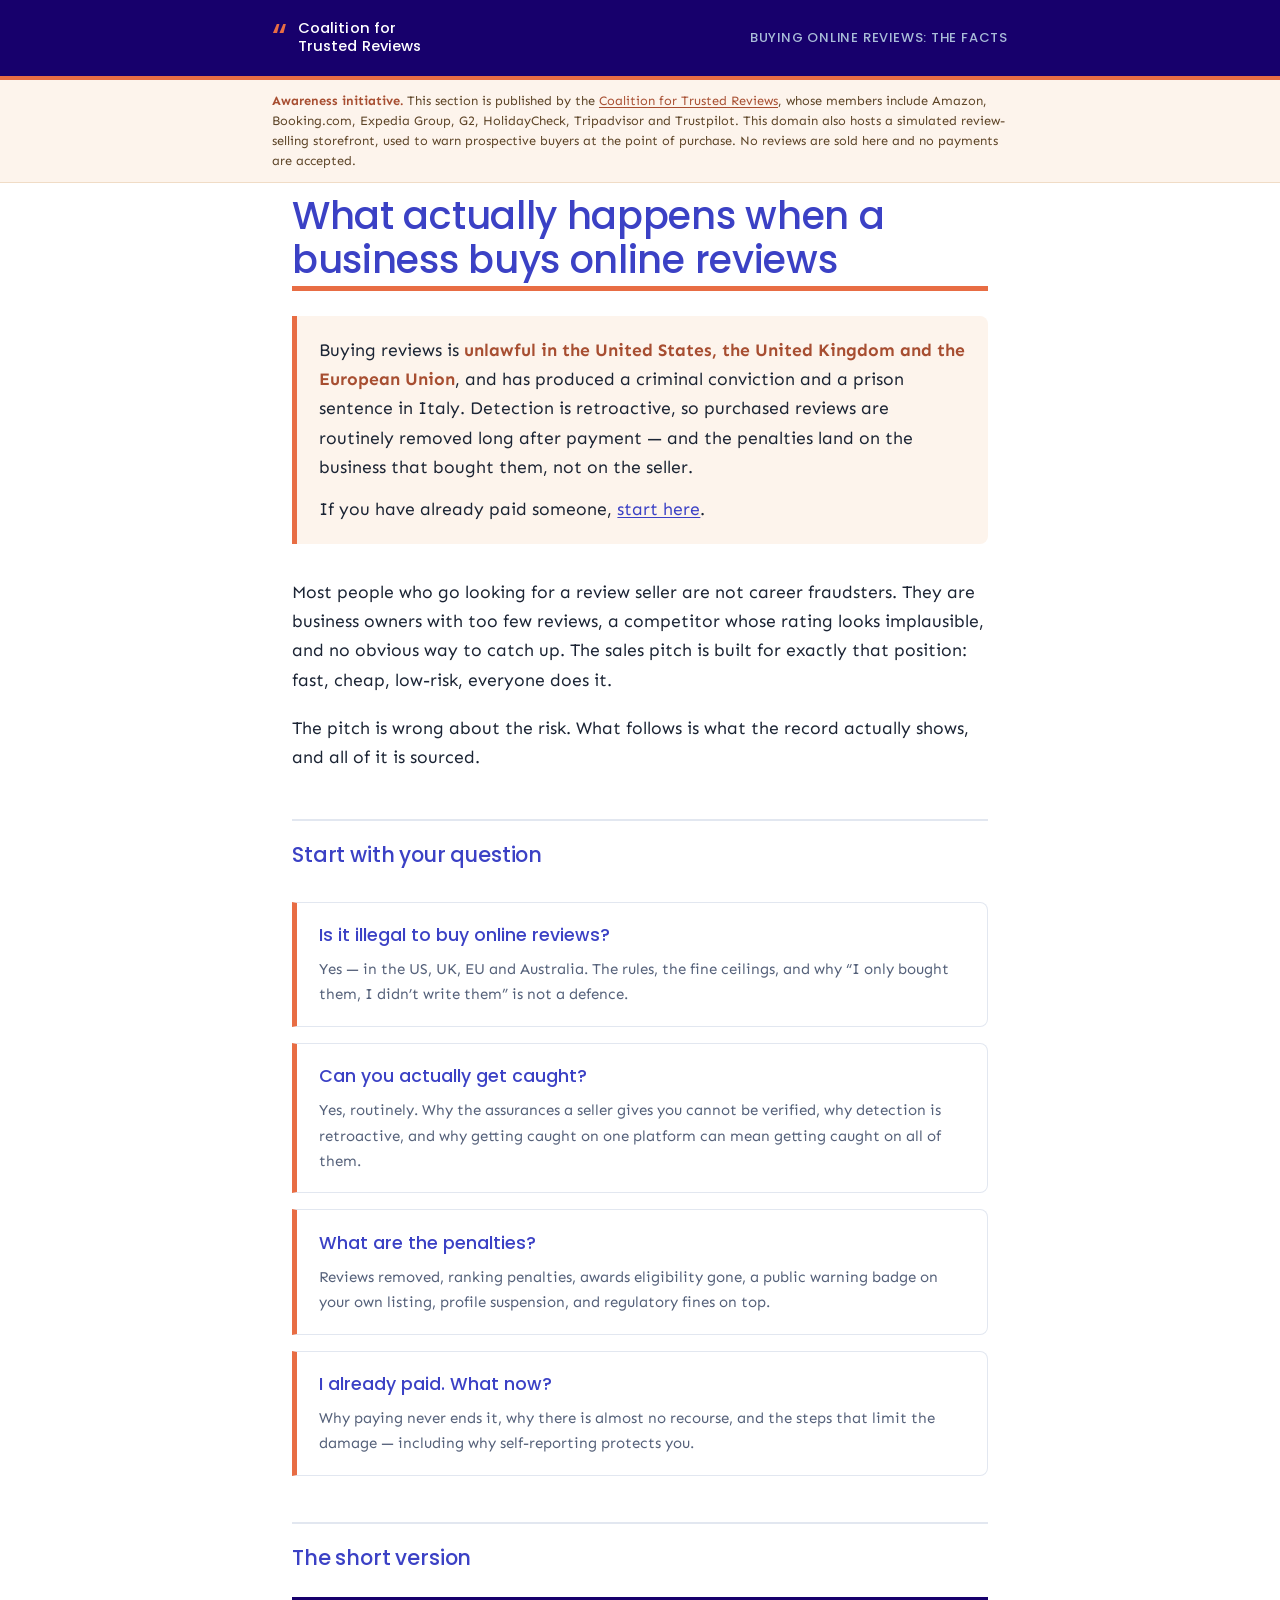
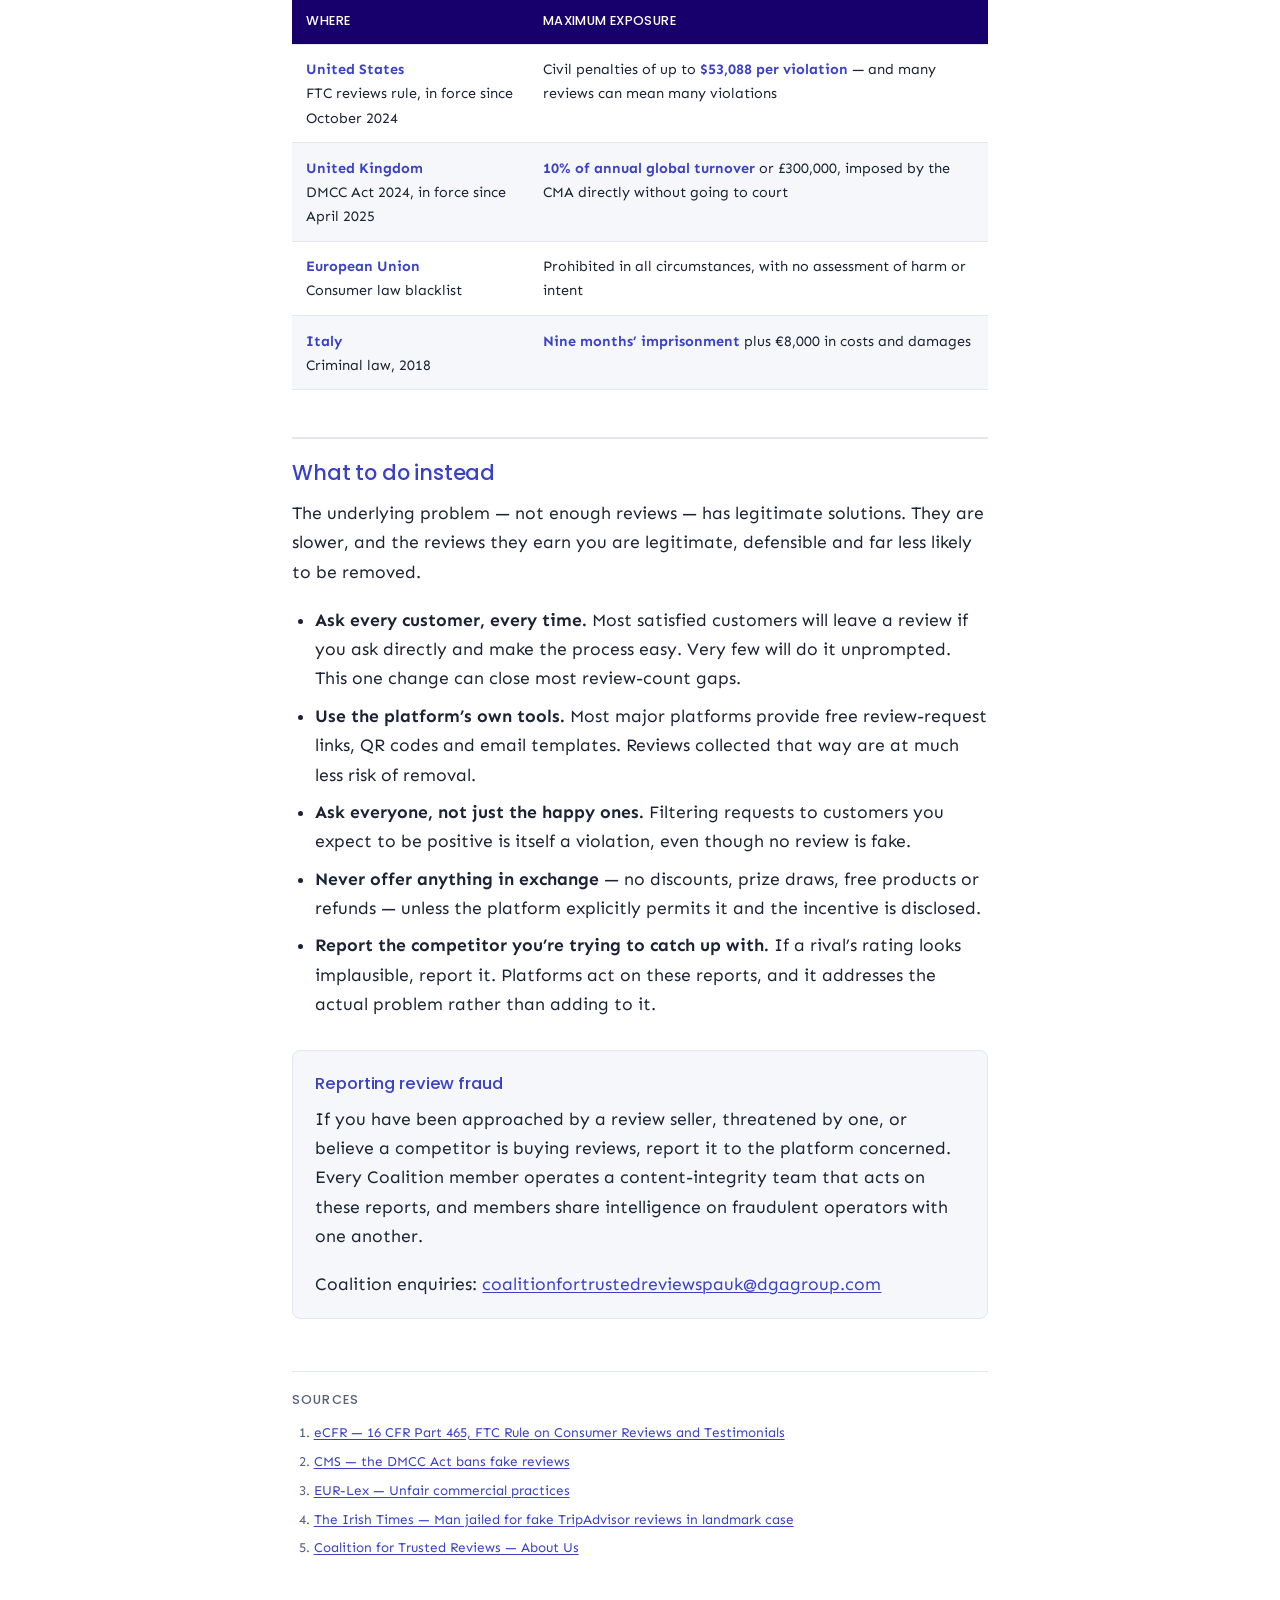
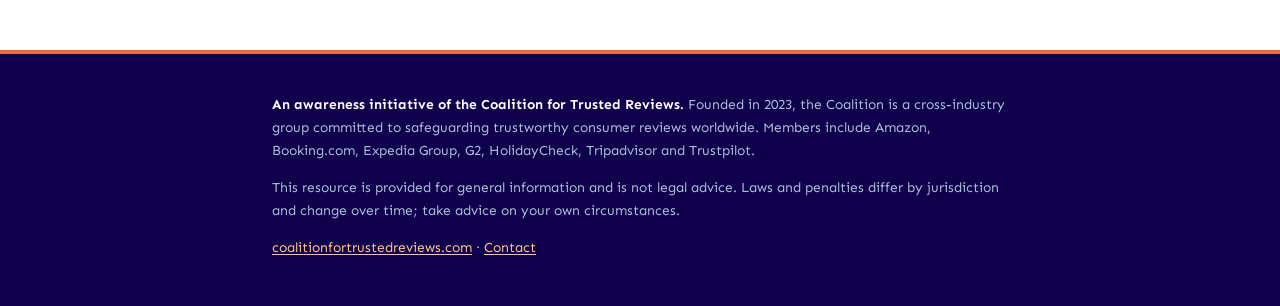
<file: answers/index.html>
<!DOCTYPE html>
<html lang="en">
<head>
<meta charset="utf-8">
<meta name="viewport" content="width=device-width, initial-scale=1.0">
<title>Buying Online Reviews: The Facts, Penalties and Legal Risk</title>
<meta name="description" content="What really happens when a business buys online reviews: the laws that apply, the penalties that follow, and what to do if you have already paid a seller.">
<link rel="canonical" href="https://reviewsforsale.com/answers/">
<meta name="robots" content="index,follow,max-snippet:-1,max-image-preview:large">
<meta property="og:type" content="website">
<meta property="og:title" content="Buying Online Reviews: The Facts">
<meta property="og:description" content="The laws, the penalties, and what to do if you already paid.">
<meta property="og:url" content="https://reviewsforsale.com/answers/">
<link rel="stylesheet" href="answers.css">

<!-- Coalition typography: Poppins 500 headings, Sen 400/700 body —
     the same families the Coalition site uses. Both served from Google
     Fonts; the CSS falls back to close system faces if they don't load. -->
<link rel="preconnect" href="https://fonts.googleapis.com">
<link rel="preconnect" href="https://fonts.gstatic.com" crossorigin>
<link rel="stylesheet" href="https://fonts.googleapis.com/css2?family=Poppins:wght@500;600&family=Sen:wght@400..700&display=swap">

<!-- Vercel Web Analytics. If you use GA4 or Plausible instead, delete these
     two lines and add your own snippet here; track.js supports all three. -->
<script>window.va = window.va || function () { (window.vaq = window.vaq || []).push(arguments); };</script>
<script defer src="https://cdn.vercel-insights.com/v1/script.js"></script>

<!-- Per-page analytics: answers_pageview, answers_landing, answers_read. See track.js. -->
<script defer src="track.js"></script>

<!--
  EDITORIAL RULE FOR THIS SECTION
  ------------------------------
  State that fraud is detected and penalised. Never state how.

  No page here should name a detection signal, describe what platforms
  analyse, quantify a threshold, or explain why a particular evasion
  technique fails — all of which would let a reader work backwards toward
  doing it more effectively. Assert outcomes; withhold methods. Keep it
  cautionary, not instructional.
-->
<!--
  PENDING CHANGE — HolidayCheck (flagged by Izzie, Aug 2026)
  ----------------------------------------------------------
  HolidayCheck is to be removed from the member list "from next year".
  Keep them listed for now.

  When the time comes, every member list on the site needs updating, not
  just this page:

      grep -rn 'HolidayCheck' .

  As of this writing: 12 occurrences across the 5 /answers/ pages
  (disclosure strip + footer on each, plus body copy on the hub and on
  can-you-get-caught), 1 in robots.txt, and 5 on the storefront index.html
  — where it is a platform tile and a footer link, not just prose, so that
  one needs a layout edit rather than a find-and-replace.
-->
<script type="application/ld+json">
{
  "@context": "https://schema.org",
  "@graph": [
    {
      "@type": "Organization",
      "@id": "https://reviewsforsale.com/#org",
      "name": "Coalition for Trusted Reviews",
      "url": "https://www.coalitionfortrustedreviews.com",
      "description": "A cross-industry group founded in 2023 committed to safeguarding trustworthy consumer reviews worldwide. Members include Amazon, Booking.com, Expedia Group, G2, HolidayCheck, Tripadvisor and Trustpilot."
    },
    {
      "@type": "CollectionPage",
      "name": "Buying Online Reviews: The Facts",
      "url": "https://reviewsforsale.com/answers/",
      "publisher": { "@id": "https://reviewsforsale.com/#org" },
      "about": "Legal, regulatory and platform consequences of purchasing fake consumer reviews"
    }
  ]
}
</script>
</head>
<body>


<header class="masthead">
  <div class="masthead__inner">
    <a class="brand" href="https://www.coalitionfortrustedreviews.com">
      <!-- OFFICIAL LOGO: drop the asset in as answers/ctr-logo.svg, then
           replace the two spans below with:
           <img class="ctr-logo" src="ctr-logo.svg" alt="Coalition for Trusted Reviews"> -->
      <span class="brand__mark" aria-hidden="true">&ldquo;</span>
      <span class="brand__word">Coalition for<br>Trusted Reviews</span>
    </a>
    <p class="masthead__section"><a href="/answers/">Buying Online Reviews: The Facts</a></p>
  </div>
</header>

<div class="disclosure">
  <div class="disclosure__inner">
    <strong>Awareness initiative.</strong> This section is published by the
    <a href="https://www.coalitionfortrustedreviews.com">Coalition for Trusted Reviews</a>,
    whose members include Amazon, Booking.com, Expedia Group, G2, HolidayCheck, Tripadvisor and Trustpilot.
    This domain also hosts a simulated review-selling storefront, used to warn prospective buyers
    at the point of purchase. No reviews are sold here and no payments are accepted.
  </div>
</div>


<main>

<h1>What actually happens when a business buys online reviews</h1>

<div class="answer">
  <p>Buying reviews is <strong>unlawful in the United States, the United Kingdom and the European Union</strong>, and has produced a criminal conviction and a prison sentence in Italy. Detection is retroactive, so purchased reviews are routinely removed long after payment &mdash; and the penalties land on the business that bought them, not on the seller.</p>
  <p>If you have already paid someone, <a href="scammed-buying-reviews.html">start here</a>.</p>
</div>

<p>Most people who go looking for a review seller are not career fraudsters. They are business owners with too few reviews, a competitor whose rating looks implausible, and no obvious way to catch up. The sales pitch is built for exactly that position: fast, cheap, low-risk, everyone does it.</p>

<p>The pitch is wrong about the risk. What follows is what the record actually shows, and all of it is sourced.</p>

<h2>Start with your question</h2>

<ul class="cards">
  <li>
    <a href="is-it-illegal-to-buy-reviews.html">Is it illegal to buy online reviews?</a>
    <p>Yes &mdash; in the US, UK, EU and Australia. The rules, the fine ceilings, and why &ldquo;I only bought them, I didn&rsquo;t write them&rdquo; is not a defence.</p>
  </li>
  <li>
    <a href="can-you-get-caught-buying-reviews.html">Can you actually get caught?</a>
    <p>Yes, routinely. Why the assurances a seller gives you cannot be verified, why detection is retroactive, and why getting caught on one platform can mean getting caught on all of them.</p>
  </li>
  <li>
    <a href="what-happens-if-you-buy-fake-reviews.html">What are the penalties?</a>
    <p>Reviews removed, ranking penalties, awards eligibility gone, a public warning badge on your own listing, profile suspension, and regulatory fines on top.</p>
  </li>
  <li>
    <a href="scammed-buying-reviews.html">I already paid. What now?</a>
    <p>Why paying never ends it, why there is almost no recourse, and the steps that limit the damage &mdash; including why self-reporting protects you.</p>
  </li>
</ul>

<h2>The short version</h2>

<div class="table-wrap">
<table>
  <thead>
    <tr><th>Where</th><th>Maximum exposure</th></tr>
  </thead>
  <tbody>
    <tr>
      <td><strong>United States</strong><br>FTC reviews rule, in force since October 2024</td>
      <td>Civil penalties of up to <strong>$53,088 per violation</strong> &mdash; and many reviews can mean many violations</td>
    </tr>
    <tr>
      <td><strong>United Kingdom</strong><br>DMCC Act 2024, in force since April 2025</td>
      <td><strong>10% of annual global turnover</strong> or £300,000, imposed by the CMA directly without going to court</td>
    </tr>
    <tr>
      <td><strong>European Union</strong><br>Consumer law blacklist</td>
      <td>Prohibited in all circumstances, with no assessment of harm or intent</td>
    </tr>
    <tr>
      <td><strong>Italy</strong><br>Criminal law, 2018</td>
      <td><strong>Nine months&rsquo; imprisonment</strong> plus &euro;8,000 in costs and damages</td>
    </tr>
  </tbody>
</table>
</div>

<h2>What to do instead</h2>

<p>The underlying problem &mdash; not enough reviews &mdash; has legitimate solutions. They are slower, and the reviews they earn you are legitimate, defensible and far less likely to be removed.</p>

<ul>
  <li><strong>Ask every customer, every time.</strong> Most satisfied customers will leave a review if you ask directly and make the process easy. Very few will do it unprompted. This one change can close most review-count gaps.</li>
  <li><strong>Use the platform&rsquo;s own tools.</strong> Most major platforms provide free review-request links, QR codes and email templates. Reviews collected that way are at much less risk of removal.</li>
  <li><strong>Ask everyone, not just the happy ones.</strong> Filtering requests to customers you expect to be positive is itself a violation, even though no review is fake.</li>
  <li><strong>Never offer anything in exchange</strong> &mdash; no discounts, prize draws, free products or refunds &mdash; unless the platform explicitly permits it and the incentive is disclosed.</li>
  <li><strong>Report the competitor you&rsquo;re trying to catch up with.</strong> If a rival&rsquo;s rating looks implausible, report it. Platforms act on these reports, and it addresses the actual problem rather than adding to it.</li>
</ul>

<div class="callout">
  <h3>Reporting review fraud</h3>
  <p>If you have been approached by a review seller, threatened by one, or believe a competitor is buying reviews, report it to the platform concerned. Every Coalition member operates a content-integrity team that acts on these reports, and members share intelligence on fraudulent operators with one another.</p>
  <p>Coalition enquiries: <a href="mailto:coalitionfortrustedreviewspauk@dgagroup.com">coalitionfortrustedreviewspauk@dgagroup.com</a></p>
</div>

<div class="sources">
  <h2>Sources</h2>
  <ol>
    <li><a href="https://www.ecfr.gov/current/title-16/chapter-I/subchapter-D/part-465">eCFR — 16 CFR Part 465, FTC Rule on Consumer Reviews and Testimonials</a></li>
    <li><a href="https://cms.law/en/gbr/legal-updates/no-more-faux-five-stars-the-dmcc-act-bans-fake-reviews">CMS — the DMCC Act bans fake reviews</a></li>
    <li><a href="https://eur-lex.europa.eu/legal-content/EN/TXT/HTML/?uri=LEGISSUM:l32011">EUR-Lex — Unfair commercial practices</a></li>
    <li><a href="https://www.irishtimes.com/business/transport-and-tourism/man-jailed-for-fake-tripadvisor-reviews-in-landmark-case-1.3626862">The Irish Times — Man jailed for fake TripAdvisor reviews in landmark case</a></li>
    <li><a href="https://www.coalitionfortrustedreviews.com/about">Coalition for Trusted Reviews — About Us</a></li>
  </ol>
</div>

</main>

<footer class="site-footer">
  <div class="site-footer__inner">
    <p><strong>An awareness initiative of the Coalition for Trusted Reviews.</strong> Founded in 2023, the Coalition is a cross-industry group committed to safeguarding trustworthy consumer reviews worldwide. Members include Amazon, Booking.com, Expedia Group, G2, HolidayCheck, Tripadvisor and Trustpilot.</p>
    <p>This resource is provided for general information and is not legal advice. Laws and penalties differ by jurisdiction and change over time; take advice on your own circumstances.</p>
    <p><a href="https://www.coalitionfortrustedreviews.com">coalitionfortrustedreviews.com</a> &middot;
       <a href="mailto:coalitionfortrustedreviewspauk@dgagroup.com">Contact</a></p>
  </div>
</footer>

</body>
</html>
</file>
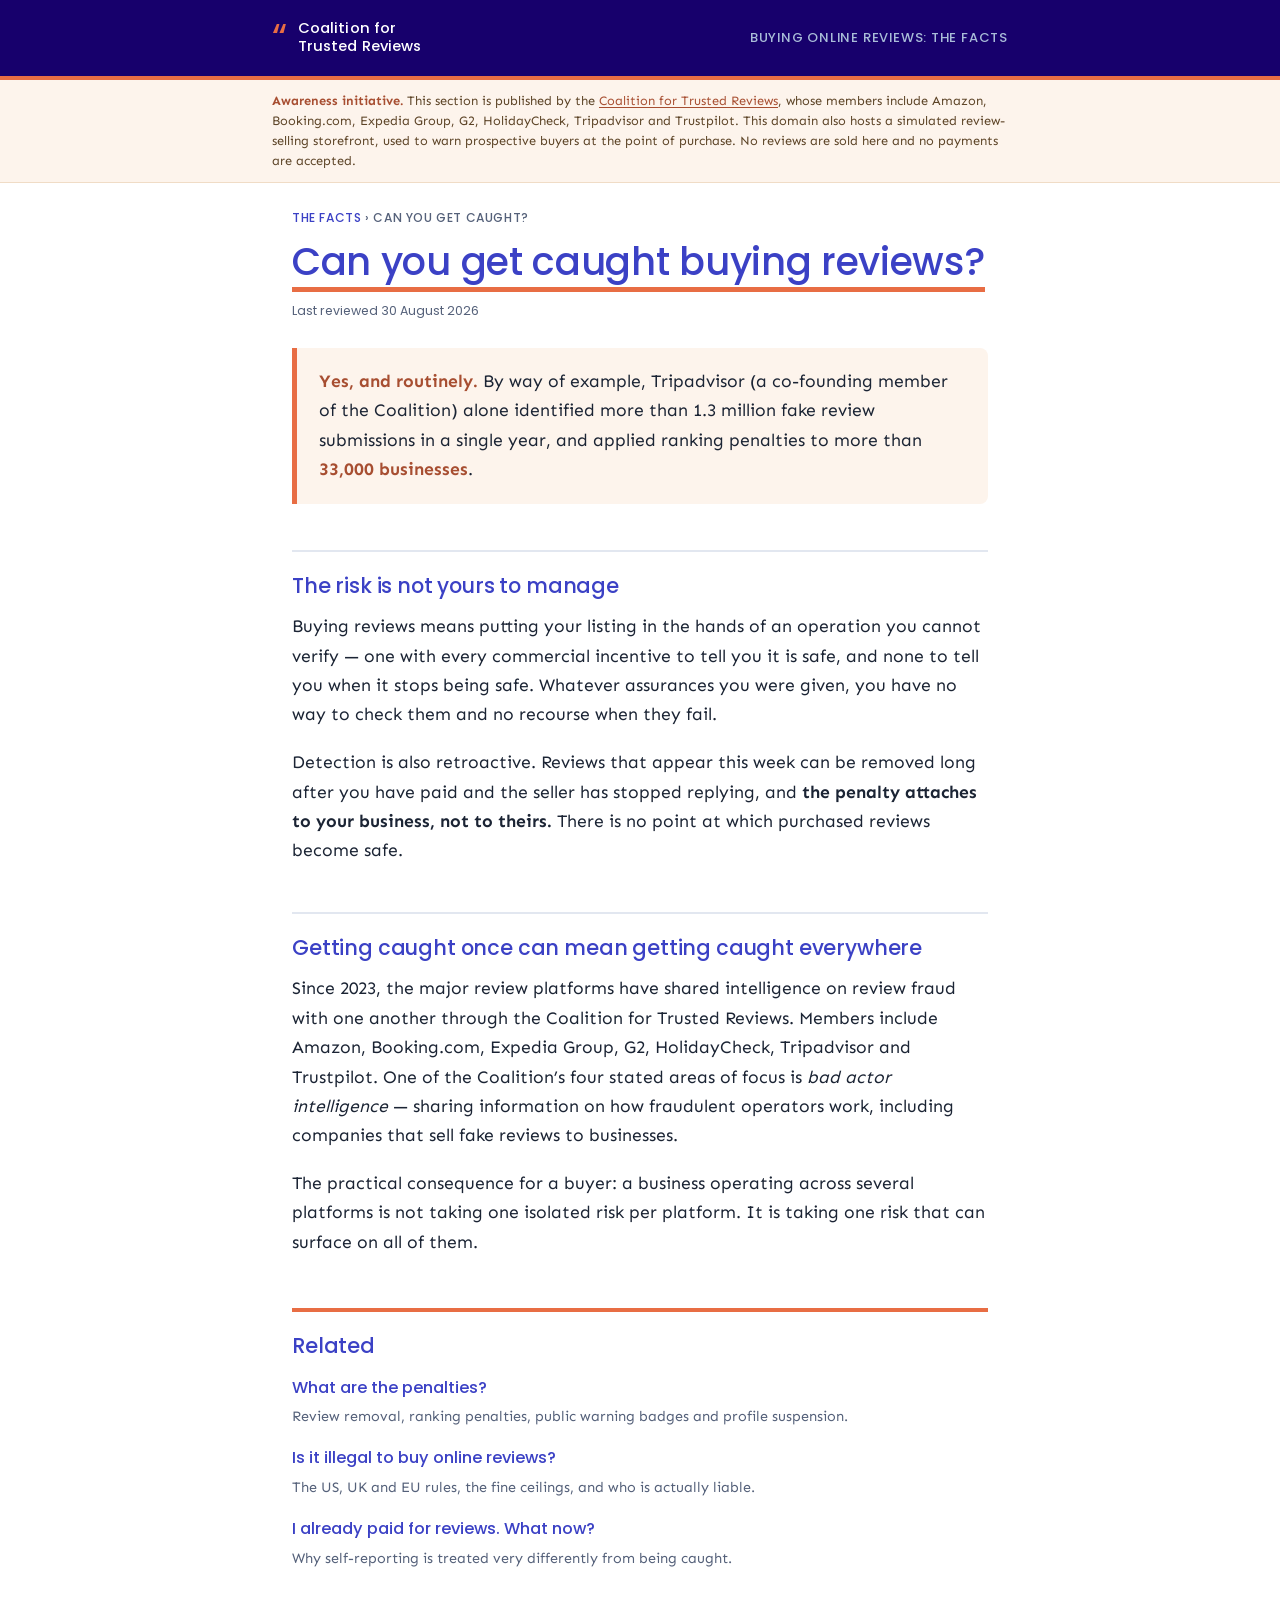
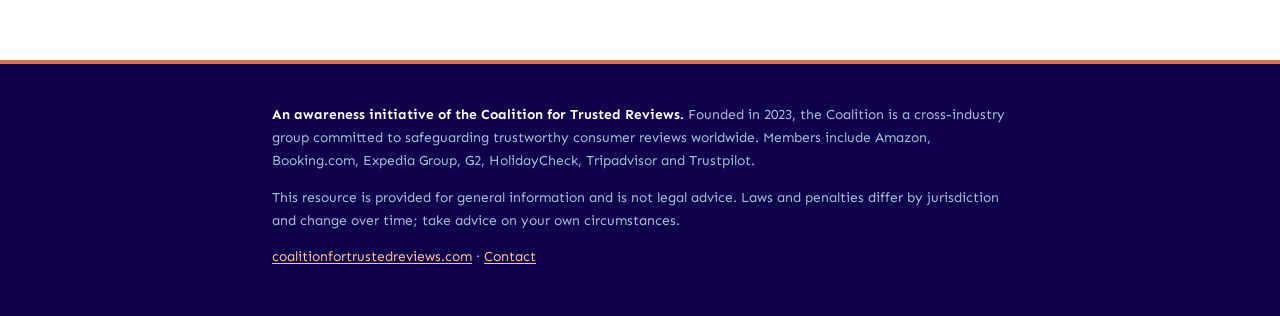
<file: answers/can-you-get-caught-buying-reviews.html>
<!DOCTYPE html>
<html lang="en">
<head>
<meta charset="utf-8">
<meta name="viewport" content="width=device-width, initial-scale=1.0">
<title>Can You Get Caught Buying Reviews? Yes, and Routinely</title>
<meta name="description" content="Yes, and routinely. Detection is retroactive, the penalty attaches to your business rather than the seller, and platforms share fraud intelligence.">
<link rel="canonical" href="https://reviewsforsale.com/answers/can-you-get-caught-buying-reviews.html">
<meta name="robots" content="index,follow,max-snippet:-1,max-image-preview:large">
<meta property="og:type" content="article">
<meta property="og:title" content="Can You Get Caught Buying Reviews?">
<meta property="og:description" content="Yes, and routinely — and the risk isn't yours to manage.">
<meta property="og:url" content="https://reviewsforsale.com/answers/can-you-get-caught-buying-reviews.html">
<link rel="stylesheet" href="answers.css">

<!-- Coalition typography: Poppins 500 headings, Sen 400/700 body —
     the same families the Coalition site uses. Both served from Google
     Fonts; the CSS falls back to close system faces if they don't load. -->
<link rel="preconnect" href="https://fonts.googleapis.com">
<link rel="preconnect" href="https://fonts.gstatic.com" crossorigin>
<link rel="stylesheet" href="https://fonts.googleapis.com/css2?family=Poppins:wght@500;600&family=Sen:wght@400..700&display=swap">

<!-- Vercel Web Analytics. If you use GA4 or Plausible instead, delete these
     two lines and add your own snippet here; track.js supports all three. -->
<script>window.va = window.va || function () { (window.vaq = window.vaq || []).push(arguments); };</script>
<script defer src="https://cdn.vercel-insights.com/v1/script.js"></script>

<!-- Per-page analytics: answers_pageview, answers_landing, answers_read. See track.js. -->
<script defer src="track.js"></script>

<!--
  EDITORIAL RULE FOR THIS SECTION
  ------------------------------
  State that fraud is detected and penalised. Never state how.

  No page here should name a detection signal, describe what platforms
  analyse, quantify a threshold, or explain why a particular evasion
  technique fails — all of which would let a reader work backwards toward
  doing it more effectively. Assert outcomes; withhold methods. Keep it
  cautionary, not instructional.
-->
<!--
  PENDING CHANGE — HolidayCheck (flagged by Izzie, Aug 2026)
  ----------------------------------------------------------
  HolidayCheck is to be removed from the member list "from next year".
  Keep them listed for now.

  When the time comes, every member list on the site needs updating, not
  just this page:

      grep -rn 'HolidayCheck' .

  As of this writing: 12 occurrences across the 5 /answers/ pages
  (disclosure strip + footer on each, plus body copy on the hub and on
  can-you-get-caught), 1 in robots.txt, and 5 on the storefront index.html
  — where it is a platform tile and a footer link, not just prose, so that
  one needs a layout edit rather than a find-and-replace.
-->
<script type="application/ld+json">
{
  "@context": "https://schema.org",
  "@graph": [
    {
      "@type": "Organization",
      "@id": "https://reviewsforsale.com/#org",
      "name": "Coalition for Trusted Reviews",
      "url": "https://www.coalitionfortrustedreviews.com"
    },
    {
      "@type": "FAQPage",
      "mainEntity": [
        {
          "@type": "Question",
          "name": "Can you get caught buying online reviews?",
          "acceptedAnswer": {
            "@type": "Answer",
            "text": "Yes, and routinely. By way of example, Tripadvisor alone identified more than 1.3 million fake review submissions in a single year, and applied ranking penalties to more than 33,000 businesses."
          }
        },
        {
          "@type": "Question",
          "name": "Is there a safe way to buy reviews?",
          "acceptedAnswer": {
            "@type": "Answer",
            "text": "No. Detection is retroactive, so reviews that appear this week can be removed long after payment, and the penalty attaches to the business that bought them rather than to the seller. There is no point at which purchased reviews become safe."
          }
        },
        {
          "@type": "Question",
          "name": "Does getting caught on one review platform affect the others?",
          "acceptedAnswer": {
            "@type": "Answer",
            "text": "It can. Since 2023, the major review platforms have shared intelligence on review fraud with one another through the Coalition for Trusted Reviews. A business operating across several platforms is not taking one isolated risk per platform. It is taking one risk that can surface on all of them."
          }
        }
      ]
    },
    {
      "@type": "Article",
      "headline": "Can You Get Caught Buying Reviews?",
      "url": "https://reviewsforsale.com/answers/can-you-get-caught-buying-reviews.html",
      "publisher": { "@id": "https://reviewsforsale.com/#org" },
      "dateModified": "2026-08-30"
    }
  ]
}
</script>
</head>
<body>


<header class="masthead">
  <div class="masthead__inner">
    <a class="brand" href="https://www.coalitionfortrustedreviews.com">
      <!-- OFFICIAL LOGO: drop the asset in as answers/ctr-logo.svg, then
           replace the two spans below with:
           <img class="ctr-logo" src="ctr-logo.svg" alt="Coalition for Trusted Reviews"> -->
      <span class="brand__mark" aria-hidden="true">&ldquo;</span>
      <span class="brand__word">Coalition for<br>Trusted Reviews</span>
    </a>
    <p class="masthead__section"><a href="/answers/">Buying Online Reviews: The Facts</a></p>
  </div>
</header>

<div class="disclosure">
  <div class="disclosure__inner">
    <strong>Awareness initiative.</strong> This section is published by the
    <a href="https://www.coalitionfortrustedreviews.com">Coalition for Trusted Reviews</a>,
    whose members include Amazon, Booking.com, Expedia Group, G2, HolidayCheck, Tripadvisor and Trustpilot.
    This domain also hosts a simulated review-selling storefront, used to warn prospective buyers
    at the point of purchase. No reviews are sold here and no payments are accepted.
  </div>
</div>


<main>

<p class="breadcrumb"><a href="/answers/">The Facts</a> &rsaquo; Can you get caught?</p>

<h1>Can you get caught buying reviews?</h1>
<p class="updated">Last reviewed 30 August 2026</p>

<div class="answer">
  <p><strong>Yes, and routinely.</strong> By way of example, Tripadvisor (a co-founding member of the Coalition) alone identified more than 1.3 million fake review submissions in a single year, and applied ranking penalties to more than <strong>33,000 businesses</strong>.</p>
</div>

<h2>The risk is not yours to manage</h2>

<p>Buying reviews means putting your listing in the hands of an operation you cannot verify &mdash; one with every commercial incentive to tell you it is safe, and none to tell you when it stops being safe. Whatever assurances you were given, you have no way to check them and no recourse when they fail.</p>

<p>Detection is also retroactive. Reviews that appear this week can be removed long after you have paid and the seller has stopped replying, and <strong>the penalty attaches to your business, not to theirs.</strong> There is no point at which purchased reviews become safe.</p>

<h2>Getting caught once can mean getting caught everywhere</h2>

<p>Since 2023, the major review platforms have shared intelligence on review fraud with one another through the Coalition for Trusted Reviews. Members include Amazon, Booking.com, Expedia Group, G2, HolidayCheck, Tripadvisor and Trustpilot. One of the Coalition&rsquo;s four stated areas of focus is <em>bad actor intelligence</em> &mdash; sharing information on how fraudulent operators work, including companies that sell fake reviews to businesses.</p>

<p>The practical consequence for a buyer: a business operating across several platforms is not taking one isolated risk per platform. It is taking one risk that can surface on all of them.</p>

<div class="related">
  <h2>Related</h2>
  <ul>
    <li><a href="what-happens-if-you-buy-fake-reviews.html">What are the penalties?</a>
      <span>Review removal, ranking penalties, public warning badges and profile suspension.</span></li>
    <li><a href="is-it-illegal-to-buy-reviews.html">Is it illegal to buy online reviews?</a>
      <span>The US, UK and EU rules, the fine ceilings, and who is actually liable.</span></li>
    <li><a href="scammed-buying-reviews.html">I already paid for reviews. What now?</a>
      <span>Why self-reporting is treated very differently from being caught.</span></li>
  </ul>
</div>


</main>

<footer class="site-footer">
  <div class="site-footer__inner">
    <p><strong>An awareness initiative of the Coalition for Trusted Reviews.</strong> Founded in 2023, the Coalition is a cross-industry group committed to safeguarding trustworthy consumer reviews worldwide. Members include Amazon, Booking.com, Expedia Group, G2, HolidayCheck, Tripadvisor and Trustpilot.</p>
    <p>This resource is provided for general information and is not legal advice. Laws and penalties differ by jurisdiction and change over time; take advice on your own circumstances.</p>
    <p><a href="https://www.coalitionfortrustedreviews.com">coalitionfortrustedreviews.com</a> &middot;
       <a href="mailto:coalitionfortrustedreviewspauk@dgagroup.com">Contact</a></p>
  </div>
</footer>

</body>
</html>
</file>
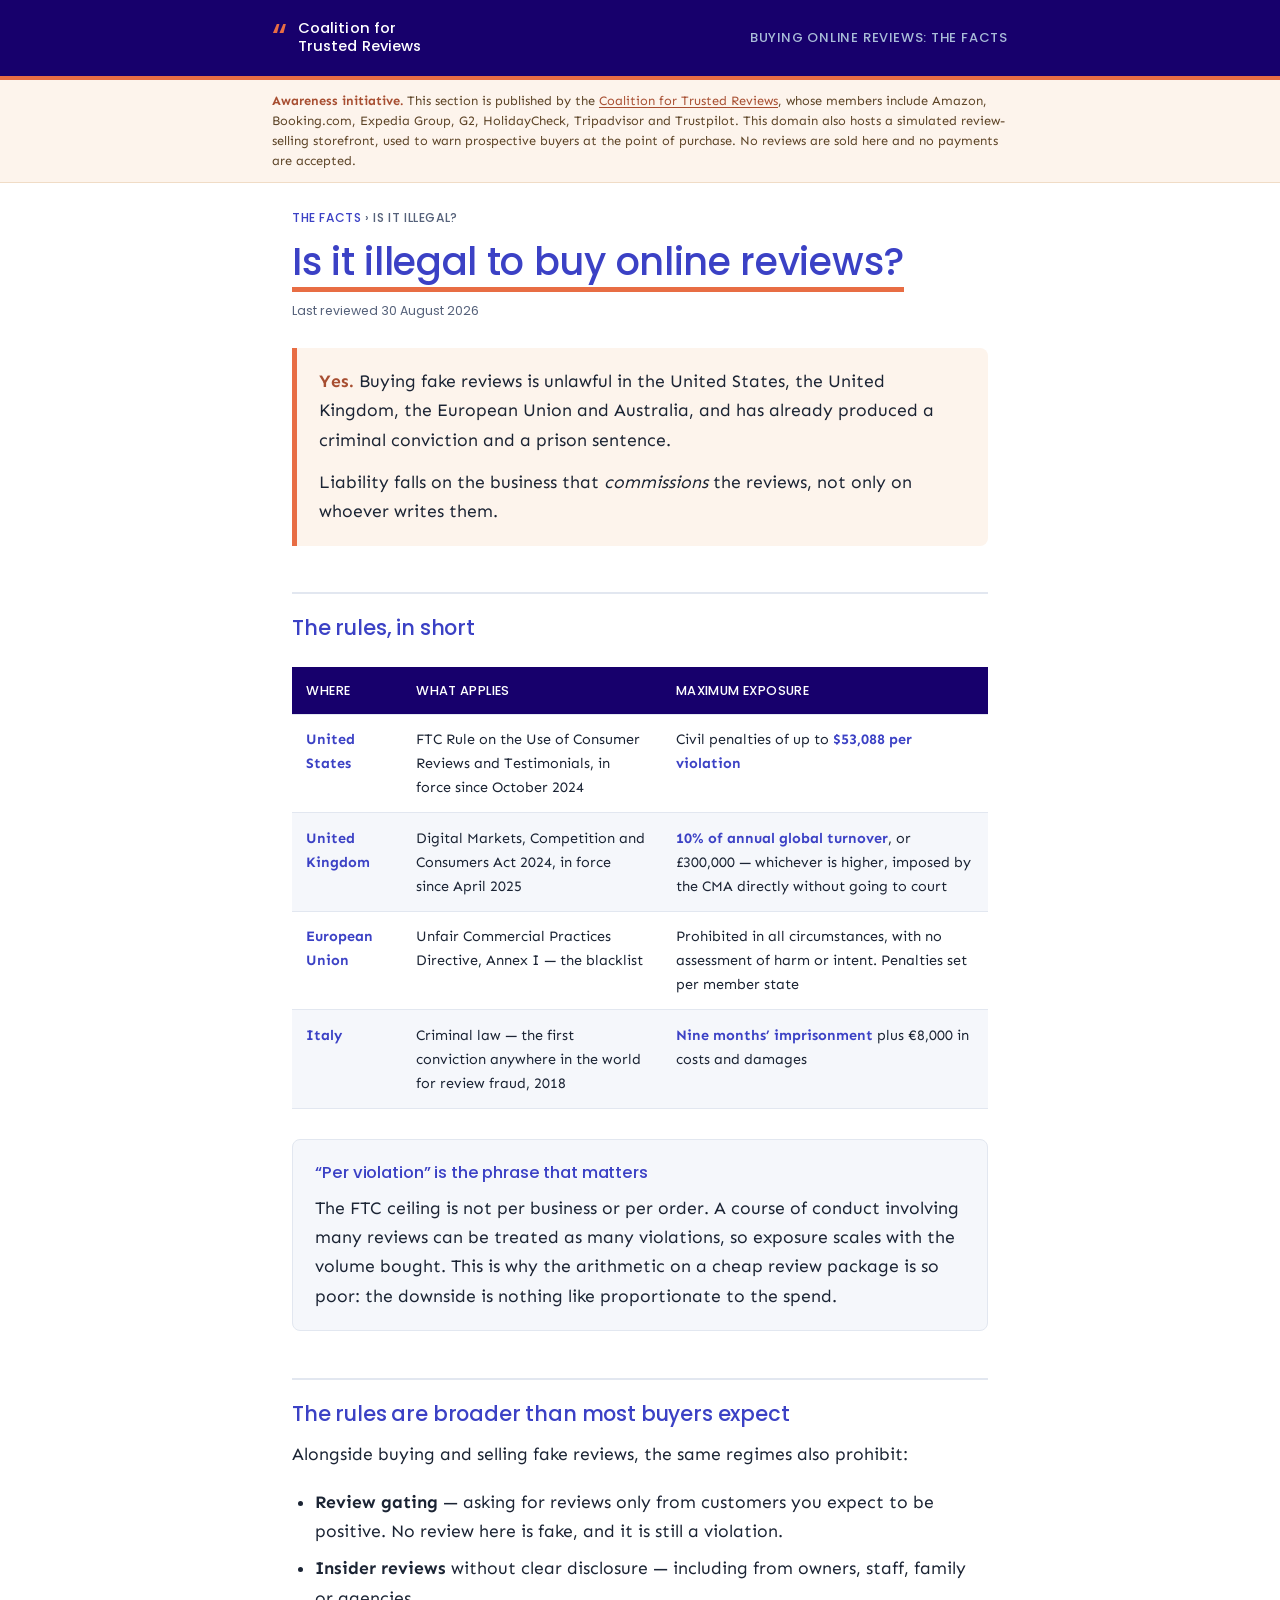
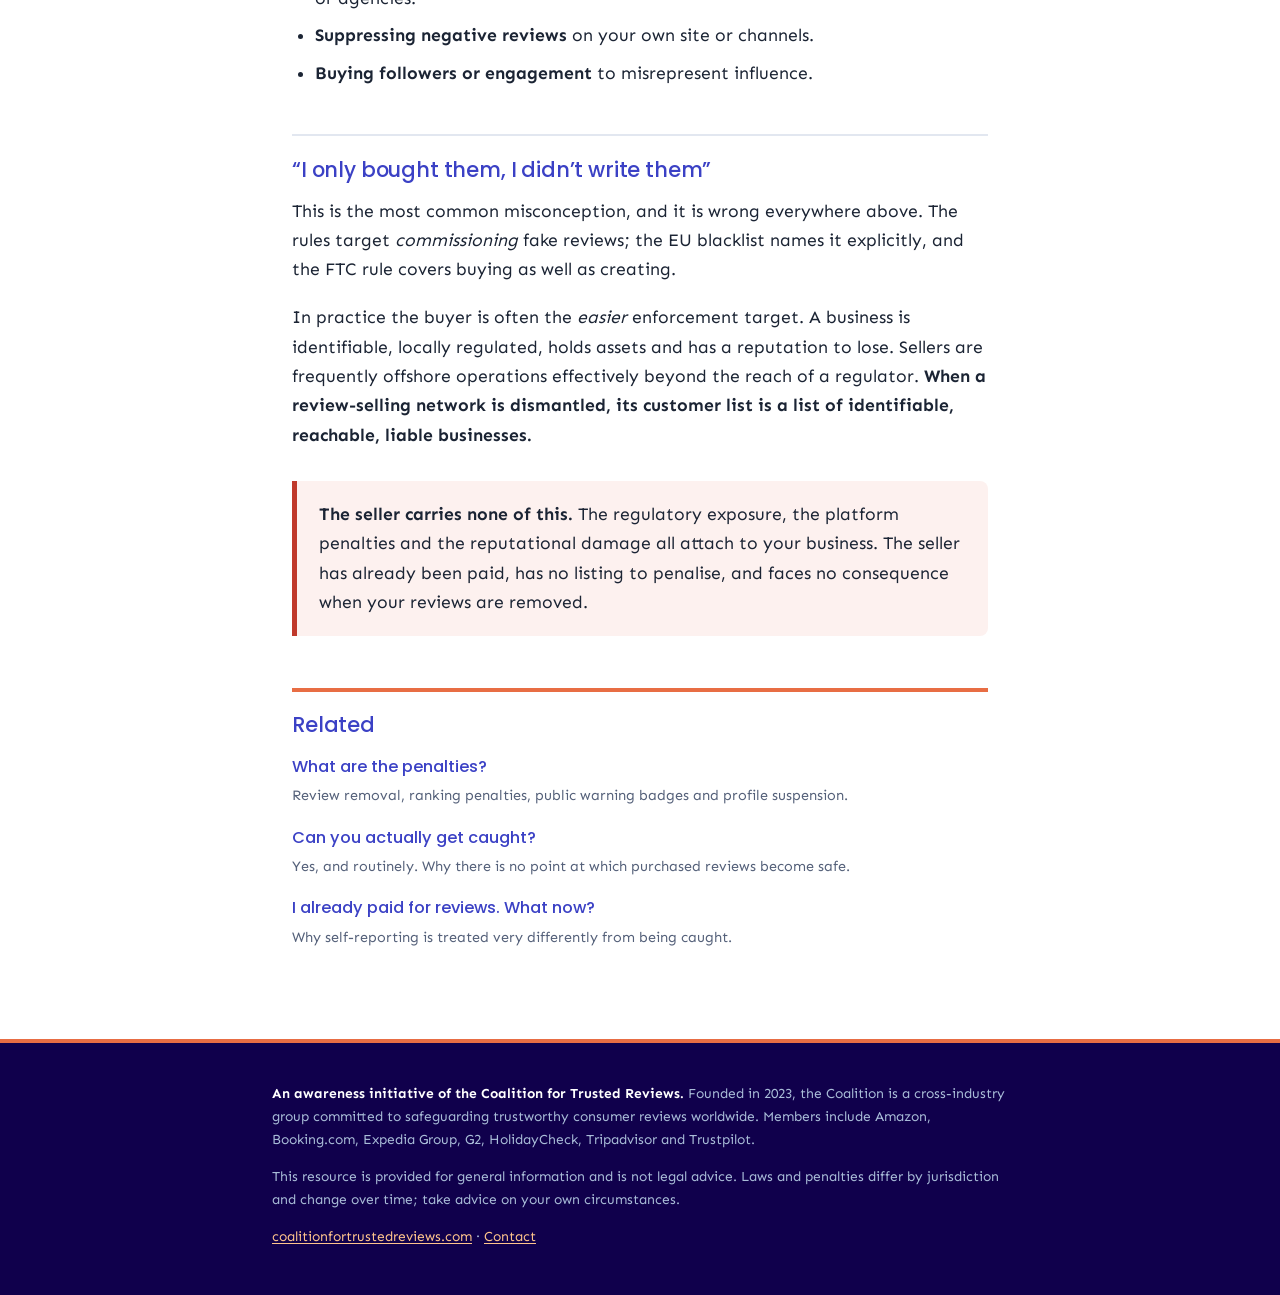
<file: answers/is-it-illegal-to-buy-reviews.html>
<!DOCTYPE html>
<html lang="en">
<head>
<meta charset="utf-8">
<meta name="viewport" content="width=device-width, initial-scale=1.0">
<title>Is It Illegal to Buy Online Reviews? Yes — US, UK and EU</title>
<meta name="description" content="Yes. Buying reviews is unlawful in the US, UK and EU, with penalties up to $53,088 per violation or 10% of global turnover — and the buyer is liable.">
<link rel="canonical" href="https://reviewsforsale.com/answers/is-it-illegal-to-buy-reviews.html">
<meta name="robots" content="index,follow,max-snippet:-1,max-image-preview:large">
<meta property="og:type" content="article">
<meta property="og:title" content="Is It Illegal to Buy Online Reviews?">
<meta property="og:description" content="Yes — in the US, UK and EU. And the liability lands on the buyer.">
<meta property="og:url" content="https://reviewsforsale.com/answers/is-it-illegal-to-buy-reviews.html">
<link rel="stylesheet" href="answers.css">

<!-- Coalition typography: Poppins 500 headings, Sen 400/700 body —
     the same families the Coalition site uses. Both served from Google
     Fonts; the CSS falls back to close system faces if they don't load. -->
<link rel="preconnect" href="https://fonts.googleapis.com">
<link rel="preconnect" href="https://fonts.gstatic.com" crossorigin>
<link rel="stylesheet" href="https://fonts.googleapis.com/css2?family=Poppins:wght@500;600&family=Sen:wght@400..700&display=swap">

<!-- Vercel Web Analytics. If you use GA4 or Plausible instead, delete these
     two lines and add your own snippet here; track.js supports all three. -->
<script>window.va = window.va || function () { (window.vaq = window.vaq || []).push(arguments); };</script>
<script defer src="https://cdn.vercel-insights.com/v1/script.js"></script>

<!-- Per-page analytics: answers_pageview, answers_landing, answers_read. See track.js. -->
<script defer src="track.js"></script>

<!--
  EDITORIAL RULE FOR THIS SECTION
  ------------------------------
  State that fraud is detected and penalised. Never state how.

  No page here should name a detection signal, describe what platforms
  analyse, quantify a threshold, or explain why a particular evasion
  technique fails — all of which would let a reader work backwards toward
  doing it more effectively. Assert outcomes; withhold methods. Keep it
  cautionary, not instructional.
-->
<!--
  PENDING CHANGE — HolidayCheck (flagged by Izzie, Aug 2026)
  ----------------------------------------------------------
  HolidayCheck is to be removed from the member list "from next year".
  Keep them listed for now.

  When the time comes, every member list on the site needs updating, not
  just this page:

      grep -rn 'HolidayCheck' .

  As of this writing: 12 occurrences across the 5 /answers/ pages
  (disclosure strip + footer on each, plus body copy on the hub and on
  can-you-get-caught), 1 in robots.txt, and 5 on the storefront index.html
  — where it is a platform tile and a footer link, not just prose, so that
  one needs a layout edit rather than a find-and-replace.
-->
<script type="application/ld+json">
{
  "@context": "https://schema.org",
  "@graph": [
    {
      "@type": "Organization",
      "@id": "https://reviewsforsale.com/#org",
      "name": "Coalition for Trusted Reviews",
      "url": "https://www.coalitionfortrustedreviews.com"
    },
    {
      "@type": "FAQPage",
      "mainEntity": [
        {
          "@type": "Question",
          "name": "Is it illegal to buy online reviews?",
          "acceptedAnswer": {
            "@type": "Answer",
            "text": "Yes. In the United States it breaches the FTC's Consumer Reviews and Testimonials Rule, which carries civil penalties of up to $53,088 per violation. In the United Kingdom the CMA can fine a business up to 10% of its annual global turnover under the DMCC Act 2024. In the European Union it is a blacklisted practice, prohibited in all circumstances."
          }
        },
        {
          "@type": "Question",
          "name": "Is the business that buys reviews liable, or only the seller?",
          "acceptedAnswer": {
            "@type": "Answer",
            "text": "Both. The rules cover commissioning fake reviews, not only writing them. In practice the buyer is often the easier enforcement target, because a business is identifiable, locally regulated and holds assets, while sellers are frequently offshore and beyond a regulator's reach."
          }
        },
        {
          "@type": "Question",
          "name": "Does a penalty of $53,088 per violation mean per review?",
          "acceptedAnswer": {
            "@type": "Answer",
            "text": "The FTC ceiling applies per violation, and a course of conduct involving many reviews can be treated as many violations rather than one. Buying a package of reviews therefore does not carry a single cap; the exposure scales with the volume purchased."
          }
        }
      ]
    },
    {
      "@type": "Article",
      "headline": "Is It Illegal to Buy Online Reviews?",
      "url": "https://reviewsforsale.com/answers/is-it-illegal-to-buy-reviews.html",
      "publisher": { "@id": "https://reviewsforsale.com/#org" },
      "dateModified": "2026-08-30"
    }
  ]
}
</script>
</head>
<body>


<header class="masthead">
  <div class="masthead__inner">
    <a class="brand" href="https://www.coalitionfortrustedreviews.com">
      <!-- OFFICIAL LOGO: drop the asset in as answers/ctr-logo.svg, then
           replace the two spans below with:
           <img class="ctr-logo" src="ctr-logo.svg" alt="Coalition for Trusted Reviews"> -->
      <span class="brand__mark" aria-hidden="true">&ldquo;</span>
      <span class="brand__word">Coalition for<br>Trusted Reviews</span>
    </a>
    <p class="masthead__section"><a href="/answers/">Buying Online Reviews: The Facts</a></p>
  </div>
</header>

<div class="disclosure">
  <div class="disclosure__inner">
    <strong>Awareness initiative.</strong> This section is published by the
    <a href="https://www.coalitionfortrustedreviews.com">Coalition for Trusted Reviews</a>,
    whose members include Amazon, Booking.com, Expedia Group, G2, HolidayCheck, Tripadvisor and Trustpilot.
    This domain also hosts a simulated review-selling storefront, used to warn prospective buyers
    at the point of purchase. No reviews are sold here and no payments are accepted.
  </div>
</div>


<main>

<p class="breadcrumb"><a href="/answers/">The Facts</a> &rsaquo; Is it illegal?</p>

<h1>Is it illegal to buy online reviews?</h1>
<p class="updated">Last reviewed 30 August 2026</p>

<div class="answer">
  <p><strong>Yes.</strong> Buying fake reviews is unlawful in the United States, the United Kingdom, the European Union and Australia, and has already produced a criminal conviction and a prison sentence.</p>
  <p>Liability falls on the business that <em>commissions</em> the reviews, not only on whoever writes them.</p>
</div>

<h2>The rules, in short</h2>

<div class="table-wrap">
<table>
  <thead>
    <tr><th>Where</th><th>What applies</th><th>Maximum exposure</th></tr>
  </thead>
  <tbody>
    <tr>
      <td><strong>United States</strong></td>
      <td>FTC Rule on the Use of Consumer Reviews and Testimonials, in force since October 2024</td>
      <td>Civil penalties of up to <strong>$53,088 per violation</strong></td>
    </tr>
    <tr>
      <td><strong>United Kingdom</strong></td>
      <td>Digital Markets, Competition and Consumers Act 2024, in force since April 2025</td>
      <td><strong>10% of annual global turnover</strong>, or £300,000 &mdash; whichever is higher, imposed by the CMA directly without going to court</td>
    </tr>
    <tr>
      <td><strong>European Union</strong></td>
      <td>Unfair Commercial Practices Directive, Annex I &mdash; the blacklist</td>
      <td>Prohibited in all circumstances, with no assessment of harm or intent. Penalties set per member state</td>
    </tr>
    <tr>
      <td><strong>Italy</strong></td>
      <td>Criminal law &mdash; the first conviction anywhere in the world for review fraud, 2018</td>
      <td><strong>Nine months&rsquo; imprisonment</strong> plus &euro;8,000 in costs and damages</td>
    </tr>
  </tbody>
</table>
</div>

<div class="callout">
  <h3>&ldquo;Per violation&rdquo; is the phrase that matters</h3>
  <p>The FTC ceiling is not per business or per order. A course of conduct involving many reviews can be treated as many violations, so exposure scales with the volume bought. This is why the arithmetic on a cheap review package is so poor: the downside is nothing like proportionate to the spend.</p>
</div>

<h2>The rules are broader than most buyers expect</h2>

<p>Alongside buying and selling fake reviews, the same regimes also prohibit:</p>

<ul>
  <li><strong>Review gating</strong> &mdash; asking for reviews only from customers you expect to be positive. No review here is fake, and it is still a violation.</li>
  <li><strong>Insider reviews</strong> without clear disclosure &mdash; including from owners, staff, family or agencies.</li>
  <li><strong>Suppressing negative reviews</strong> on your own site or channels.</li>
  <li><strong>Buying followers or engagement</strong> to misrepresent influence.</li>
</ul>

<h2>&ldquo;I only bought them, I didn&rsquo;t write them&rdquo;</h2>

<p>This is the most common misconception, and it is wrong everywhere above. The rules target <em>commissioning</em> fake reviews; the EU blacklist names it explicitly, and the FTC rule covers buying as well as creating.</p>

<p>In practice the buyer is often the <em>easier</em> enforcement target. A business is identifiable, locally regulated, holds assets and has a reputation to lose. Sellers are frequently offshore operations effectively beyond the reach of a regulator. <strong>When a review-selling network is dismantled, its customer list is a list of identifiable, reachable, liable businesses.</strong></p>

<div class="danger">
  <p><strong>The seller carries none of this.</strong> The regulatory exposure, the platform penalties and the reputational damage all attach to your business. The seller has already been paid, has no listing to penalise, and faces no consequence when your reviews are removed.</p>
</div>

<div class="related">
  <h2>Related</h2>
  <ul>
    <li><a href="what-happens-if-you-buy-fake-reviews.html">What are the penalties?</a>
      <span>Review removal, ranking penalties, public warning badges and profile suspension.</span></li>
    <li><a href="can-you-get-caught-buying-reviews.html">Can you actually get caught?</a>
      <span>Yes, and routinely. Why there is no point at which purchased reviews become safe.</span></li>
    <li><a href="scammed-buying-reviews.html">I already paid for reviews. What now?</a>
      <span>Why self-reporting is treated very differently from being caught.</span></li>
  </ul>
</div>


</main>

<footer class="site-footer">
  <div class="site-footer__inner">
    <p><strong>An awareness initiative of the Coalition for Trusted Reviews.</strong> Founded in 2023, the Coalition is a cross-industry group committed to safeguarding trustworthy consumer reviews worldwide. Members include Amazon, Booking.com, Expedia Group, G2, HolidayCheck, Tripadvisor and Trustpilot.</p>
    <p>This resource is provided for general information and is not legal advice. Laws and penalties differ by jurisdiction and change over time; take advice on your own circumstances.</p>
    <p><a href="https://www.coalitionfortrustedreviews.com">coalitionfortrustedreviews.com</a> &middot;
       <a href="mailto:coalitionfortrustedreviewspauk@dgagroup.com">Contact</a></p>
  </div>
</footer>

</body>
</html>
</file>
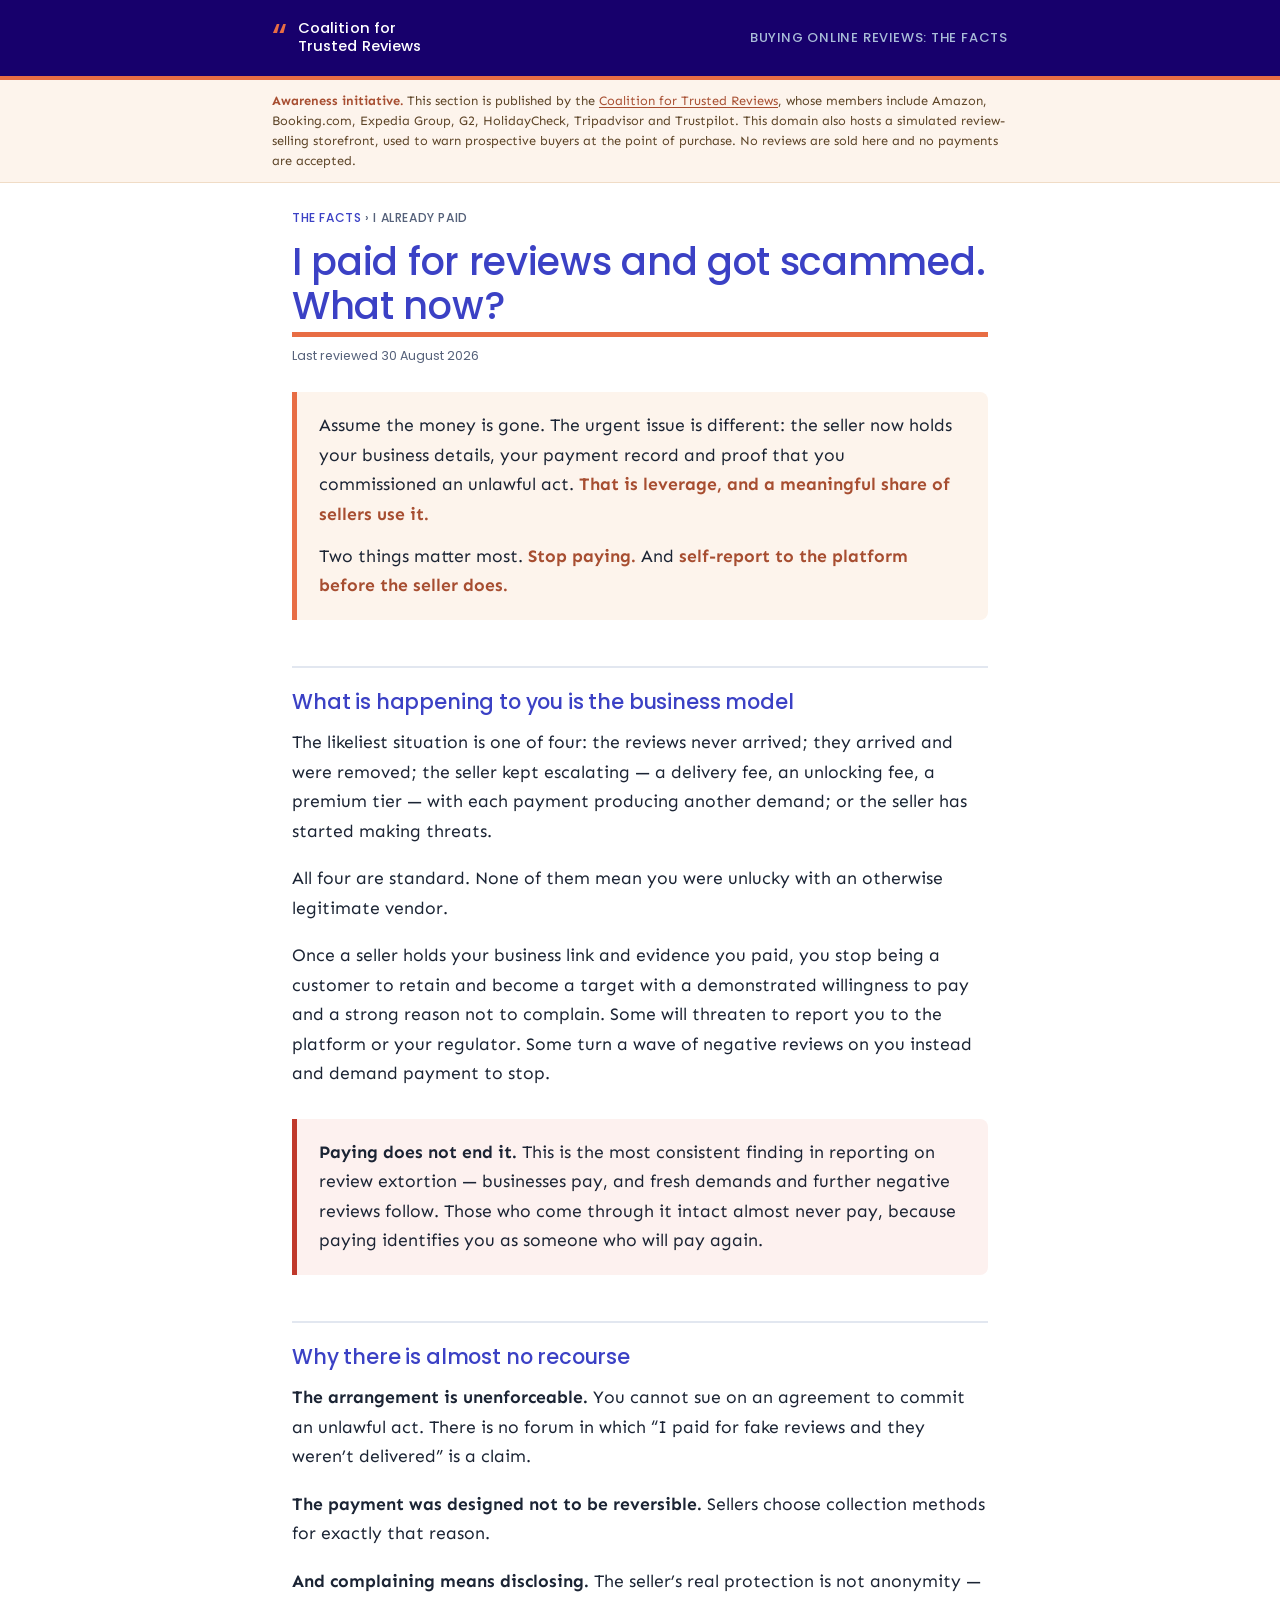
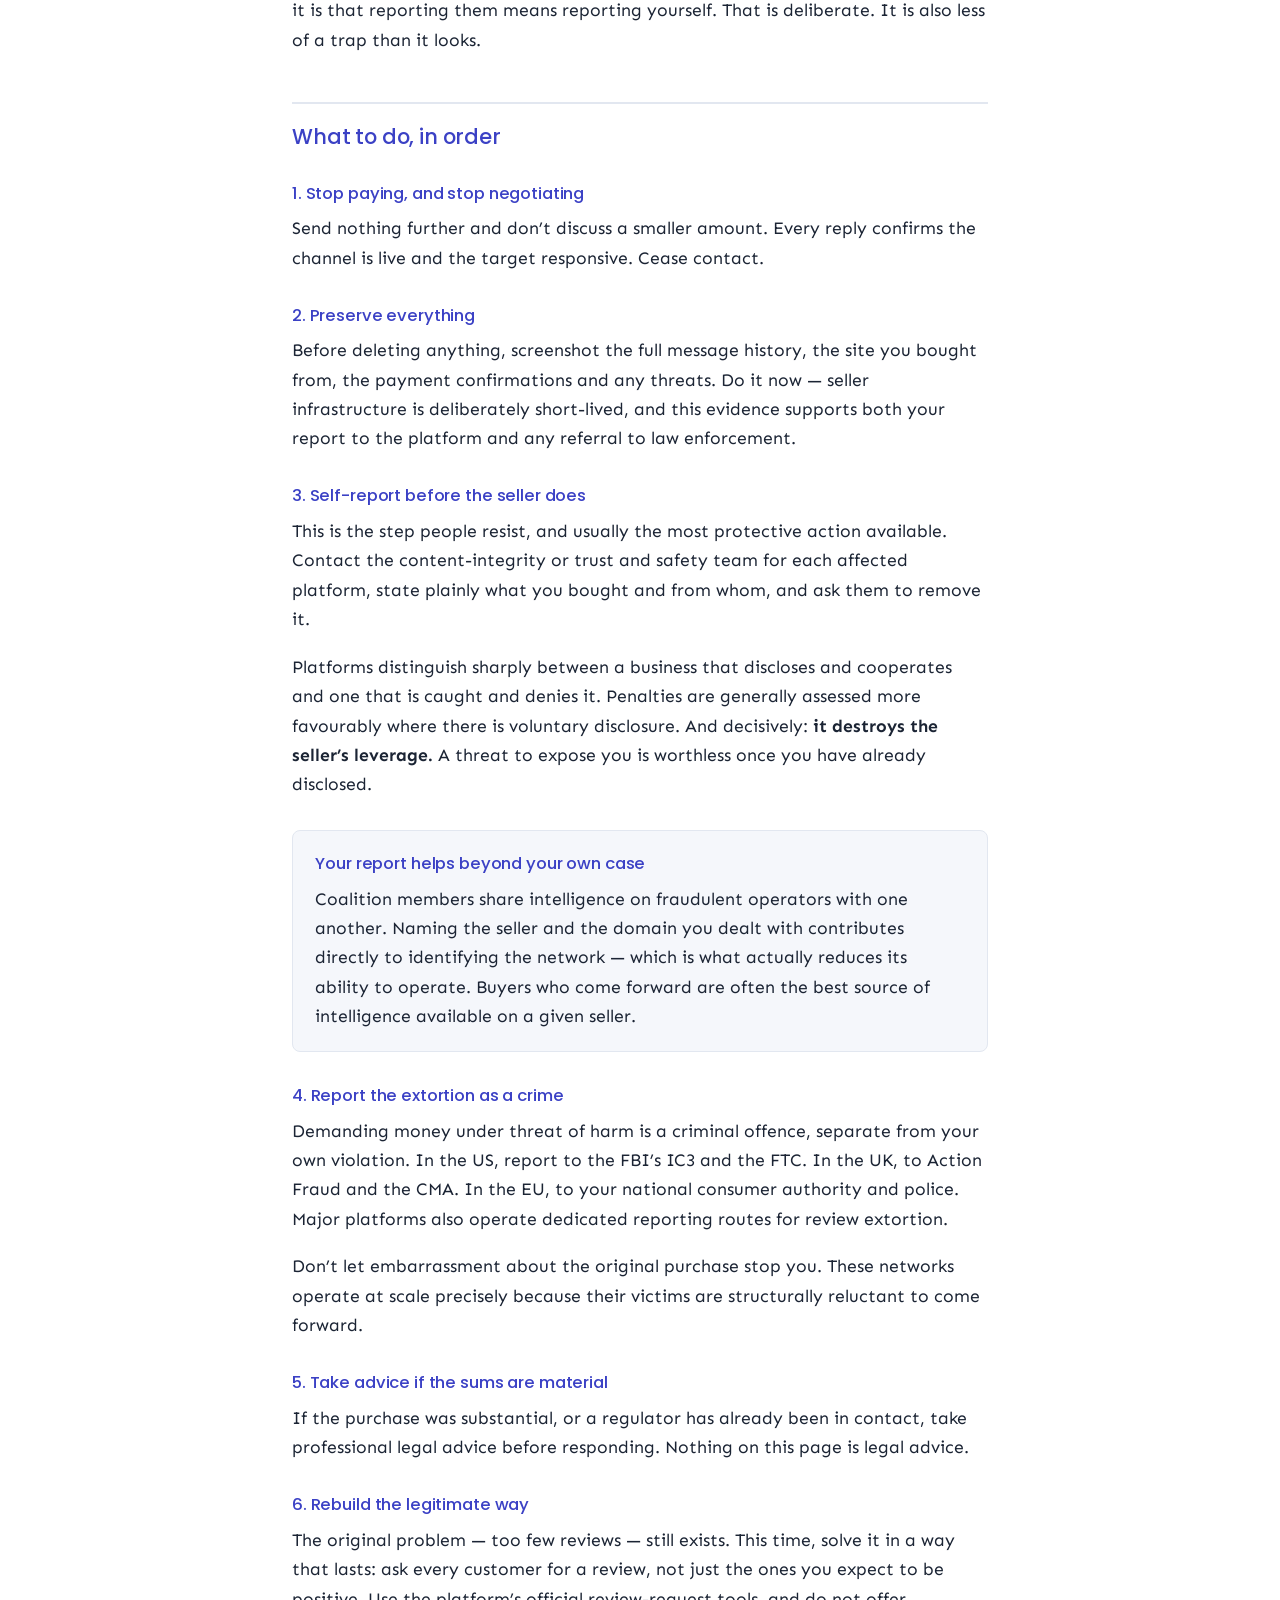
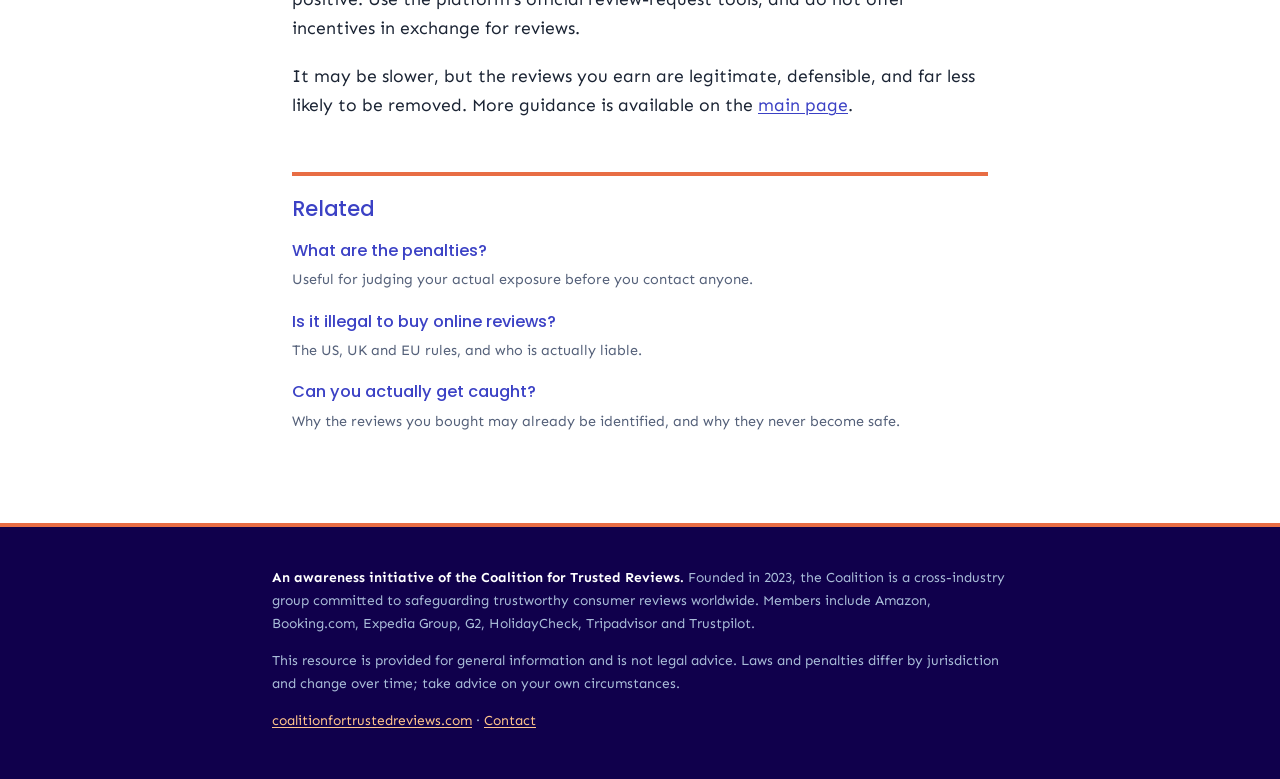
<file: answers/scammed-buying-reviews.html>
<!DOCTYPE html>
<html lang="en">
<head>
<meta charset="utf-8">
<meta name="viewport" content="width=device-width, initial-scale=1.0">
<title>I Paid for Reviews and Got Scammed — What to Do Now</title>
<meta name="description" content="If a review seller took your money, vanished or started making threats: why paying never ends it, why recourse is limited, and the steps that limit the damage.">
<link rel="canonical" href="https://reviewsforsale.com/answers/scammed-buying-reviews.html">
<meta name="robots" content="index,follow,max-snippet:-1,max-image-preview:large">
<meta property="og:type" content="article">
<meta property="og:title" content="I Paid for Reviews and Got Scammed — What to Do Now">
<meta property="og:description" content="Stop paying. Preserve the evidence. Self-report before the seller does.">
<meta property="og:url" content="https://reviewsforsale.com/answers/scammed-buying-reviews.html">
<link rel="stylesheet" href="answers.css">

<!-- Coalition typography: Poppins 500 headings, Sen 400/700 body —
     the same families the Coalition site uses. Both served from Google
     Fonts; the CSS falls back to close system faces if they don't load. -->
<link rel="preconnect" href="https://fonts.googleapis.com">
<link rel="preconnect" href="https://fonts.gstatic.com" crossorigin>
<link rel="stylesheet" href="https://fonts.googleapis.com/css2?family=Poppins:wght@500;600&family=Sen:wght@400..700&display=swap">

<!-- Vercel Web Analytics. If you use GA4 or Plausible instead, delete these
     two lines and add your own snippet here; track.js supports all three. -->
<script>window.va = window.va || function () { (window.vaq = window.vaq || []).push(arguments); };</script>
<script defer src="https://cdn.vercel-insights.com/v1/script.js"></script>

<!-- Per-page analytics: answers_pageview, answers_landing, answers_read. See track.js. -->
<script defer src="track.js"></script>

<!--
  EDITORIAL RULE FOR THIS SECTION
  ------------------------------
  State that fraud is detected and penalised. Never state how.

  No page here should name a detection signal, describe what platforms
  analyse, quantify a threshold, or explain why a particular evasion
  technique fails — all of which would let a reader work backwards toward
  doing it more effectively. Assert outcomes; withhold methods. Keep it
  cautionary, not instructional.

  This page has a second constraint: it is read by people already in
  trouble, so it must stay genuinely useful. Keep the actionable steps —
  they are the point — while avoiding anything that reads as advice on
  covering tracks. Self-reporting is the recommendation, every time.
-->
<!--
  PENDING CHANGE — HolidayCheck (flagged by Izzie, Aug 2026)
  ----------------------------------------------------------
  HolidayCheck is to be removed from the member list "from next year".
  Keep them listed for now.

  When the time comes, every member list on the site needs updating, not
  just this page:

      grep -rn 'HolidayCheck' .

  As of this writing: 12 occurrences across the 5 /answers/ pages
  (disclosure strip + footer on each, plus body copy on the hub and on
  can-you-get-caught), 1 in robots.txt, and 5 on the storefront index.html
  — where it is a platform tile and a footer link, not just prose, so that
  one needs a layout edit rather than a find-and-replace.
-->
<script type="application/ld+json">
{
  "@context": "https://schema.org",
  "@graph": [
    {
      "@type": "Organization",
      "@id": "https://reviewsforsale.com/#org",
      "name": "Coalition for Trusted Reviews",
      "url": "https://www.coalitionfortrustedreviews.com"
    },
    {
      "@type": "FAQPage",
      "mainEntity": [
        {
          "@type": "Question",
          "name": "I paid for reviews and they were never delivered. Can I get my money back?",
          "acceptedAnswer": {
            "@type": "Answer",
            "text": "Realistically, no. The transaction was payment for an unlawful act, which makes the arrangement unenforceable, and sellers deliberately collect through channels that cannot be reversed. Treat the money as lost and focus on limiting the remaining damage."
          }
        },
        {
          "@type": "Question",
          "name": "A review seller is threatening to expose me. What should I do?",
          "acceptedAnswer": {
            "@type": "Answer",
            "text": "Stop paying and stop negotiating. Paying does not end the demands. Preserve all evidence, report the extortion to the platform and to law enforcement, and self-report the original purchase to the platform's content-integrity team before the seller does. Threatening harm in exchange for money is a criminal offence independent of your own violation."
          }
        },
        {
          "@type": "Question",
          "name": "Should I tell the platform that I bought reviews?",
          "acceptedAnswer": {
            "@type": "Answer",
            "text": "In most cases yes. Platforms distinguish between a business that discloses a violation and cooperates, and one that is caught and denies it. Voluntary disclosure is generally the least damaging path available, and it removes the leverage a seller holds over you."
          }
        }
      ]
    },
    {
      "@type": "Article",
      "headline": "I Paid for Reviews and Got Scammed — What to Do Now",
      "url": "https://reviewsforsale.com/answers/scammed-buying-reviews.html",
      "publisher": { "@id": "https://reviewsforsale.com/#org" },
      "dateModified": "2026-08-30"
    }
  ]
}
</script>
</head>
<body>


<header class="masthead">
  <div class="masthead__inner">
    <a class="brand" href="https://www.coalitionfortrustedreviews.com">
      <!-- OFFICIAL LOGO: drop the asset in as answers/ctr-logo.svg, then
           replace the two spans below with:
           <img class="ctr-logo" src="ctr-logo.svg" alt="Coalition for Trusted Reviews"> -->
      <span class="brand__mark" aria-hidden="true">&ldquo;</span>
      <span class="brand__word">Coalition for<br>Trusted Reviews</span>
    </a>
    <p class="masthead__section"><a href="/answers/">Buying Online Reviews: The Facts</a></p>
  </div>
</header>

<div class="disclosure">
  <div class="disclosure__inner">
    <strong>Awareness initiative.</strong> This section is published by the
    <a href="https://www.coalitionfortrustedreviews.com">Coalition for Trusted Reviews</a>,
    whose members include Amazon, Booking.com, Expedia Group, G2, HolidayCheck, Tripadvisor and Trustpilot.
    This domain also hosts a simulated review-selling storefront, used to warn prospective buyers
    at the point of purchase. No reviews are sold here and no payments are accepted.
  </div>
</div>


<main>

<p class="breadcrumb"><a href="/answers/">The Facts</a> &rsaquo; I already paid</p>

<h1>I paid for reviews and got scammed. What now?</h1>
<p class="updated">Last reviewed 30 August 2026</p>

<div class="answer">
  <p>Assume the money is gone. The urgent issue is different: the seller now holds your business details, your payment record and proof that you commissioned an unlawful act. <strong>That is leverage, and a meaningful share of sellers use it.</strong></p>
  <p>Two things matter most. <strong>Stop paying.</strong> And <strong>self-report to the platform before the seller does.</strong></p>
</div>

<h2>What is happening to you is the business model</h2>

<p>The likeliest situation is one of four: the reviews never arrived; they arrived and were removed; the seller kept escalating &mdash; a delivery fee, an unlocking fee, a premium tier &mdash; with each payment producing another demand; or the seller has started making threats.</p>

<p>All four are standard. None of them mean you were unlucky with an otherwise legitimate vendor.</p>

<p>Once a seller holds your business link and evidence you paid, you stop being a customer to retain and become a target with a demonstrated willingness to pay and a strong reason not to complain. Some will threaten to report you to the platform or your regulator. Some turn a wave of negative reviews on you instead and demand payment to stop.</p>

<div class="danger">
  <p><strong>Paying does not end it.</strong> This is the most consistent finding in reporting on review extortion &mdash; businesses pay, and fresh demands and further negative reviews follow. Those who come through it intact almost never pay, because paying identifies you as someone who will pay again.</p>
</div>

<h2>Why there is almost no recourse</h2>

<p><strong>The arrangement is unenforceable.</strong> You cannot sue on an agreement to commit an unlawful act. There is no forum in which &ldquo;I paid for fake reviews and they weren&rsquo;t delivered&rdquo; is a claim.</p>

<p><strong>The payment was designed not to be reversible.</strong> Sellers choose collection methods for exactly that reason.</p>

<p><strong>And complaining means disclosing.</strong> The seller&rsquo;s real protection is not anonymity &mdash; it is that reporting them means reporting yourself. That is deliberate. It is also less of a trap than it looks.</p>

<h2>What to do, in order</h2>

<h3>1. Stop paying, and stop negotiating</h3>
<p>Send nothing further and don&rsquo;t discuss a smaller amount. Every reply confirms the channel is live and the target responsive. Cease contact.</p>

<h3>2. Preserve everything</h3>
<p>Before deleting anything, screenshot the full message history, the site you bought from, the payment confirmations and any threats. Do it now &mdash; seller infrastructure is deliberately short-lived, and this evidence supports both your report to the platform and any referral to law enforcement.</p>

<h3>3. Self-report before the seller does</h3>
<p>This is the step people resist, and usually the most protective action available. Contact the content-integrity or trust and safety team for each affected platform, state plainly what you bought and from whom, and ask them to remove it.</p>
<p>Platforms distinguish sharply between a business that discloses and cooperates and one that is caught and denies it. Penalties are generally assessed more favourably where there is voluntary disclosure. And decisively: <strong>it destroys the seller&rsquo;s leverage.</strong> A threat to expose you is worthless once you have already disclosed.</p>

<div class="callout">
  <h3>Your report helps beyond your own case</h3>
  <p>Coalition members share intelligence on fraudulent operators with one another. Naming the seller and the domain you dealt with contributes directly to identifying the network &mdash; which is what actually reduces its ability to operate. Buyers who come forward are often the best source of intelligence available on a given seller.</p>
</div>

<h3>4. Report the extortion as a crime</h3>
<p>Demanding money under threat of harm is a criminal offence, separate from your own violation. In the US, report to the FBI&rsquo;s IC3 and the FTC. In the UK, to Action Fraud and the CMA. In the EU, to your national consumer authority and police. Major platforms also operate dedicated reporting routes for review extortion.</p>
<p>Don&rsquo;t let embarrassment about the original purchase stop you. These networks operate at scale precisely because their victims are structurally reluctant to come forward.</p>

<h3>5. Take advice if the sums are material</h3>
<p>If the purchase was substantial, or a regulator has already been in contact, take professional legal advice before responding. Nothing on this page is legal advice.</p>

<h3>6. Rebuild the legitimate way</h3>
<p>The original problem &mdash; too few reviews &mdash; still exists. This time, solve it in a way that lasts: ask every customer for a review, not just the ones you expect to be positive. Use the platform&rsquo;s official review-request tools, and do not offer incentives in exchange for reviews.</p>

<p>It may be slower, but the reviews you earn are legitimate, defensible, and far less likely to be removed. More guidance is available on the <a href="/answers/">main page</a>.</p>

<div class="related">
  <h2>Related</h2>
  <ul>
    <li><a href="what-happens-if-you-buy-fake-reviews.html">What are the penalties?</a>
      <span>Useful for judging your actual exposure before you contact anyone.</span></li>
    <li><a href="is-it-illegal-to-buy-reviews.html">Is it illegal to buy online reviews?</a>
      <span>The US, UK and EU rules, and who is actually liable.</span></li>
    <li><a href="can-you-get-caught-buying-reviews.html">Can you actually get caught?</a>
      <span>Why the reviews you bought may already be identified, and why they never become safe.</span></li>
  </ul>
</div>


</main>

<footer class="site-footer">
  <div class="site-footer__inner">
    <p><strong>An awareness initiative of the Coalition for Trusted Reviews.</strong> Founded in 2023, the Coalition is a cross-industry group committed to safeguarding trustworthy consumer reviews worldwide. Members include Amazon, Booking.com, Expedia Group, G2, HolidayCheck, Tripadvisor and Trustpilot.</p>
    <p>This resource is provided for general information and is not legal advice. Laws and penalties differ by jurisdiction and change over time; take advice on your own circumstances.</p>
    <p><a href="https://www.coalitionfortrustedreviews.com">coalitionfortrustedreviews.com</a> &middot;
       <a href="mailto:coalitionfortrustedreviewspauk@dgagroup.com">Contact</a></p>
  </div>
</footer>

</body>
</html>
</file>
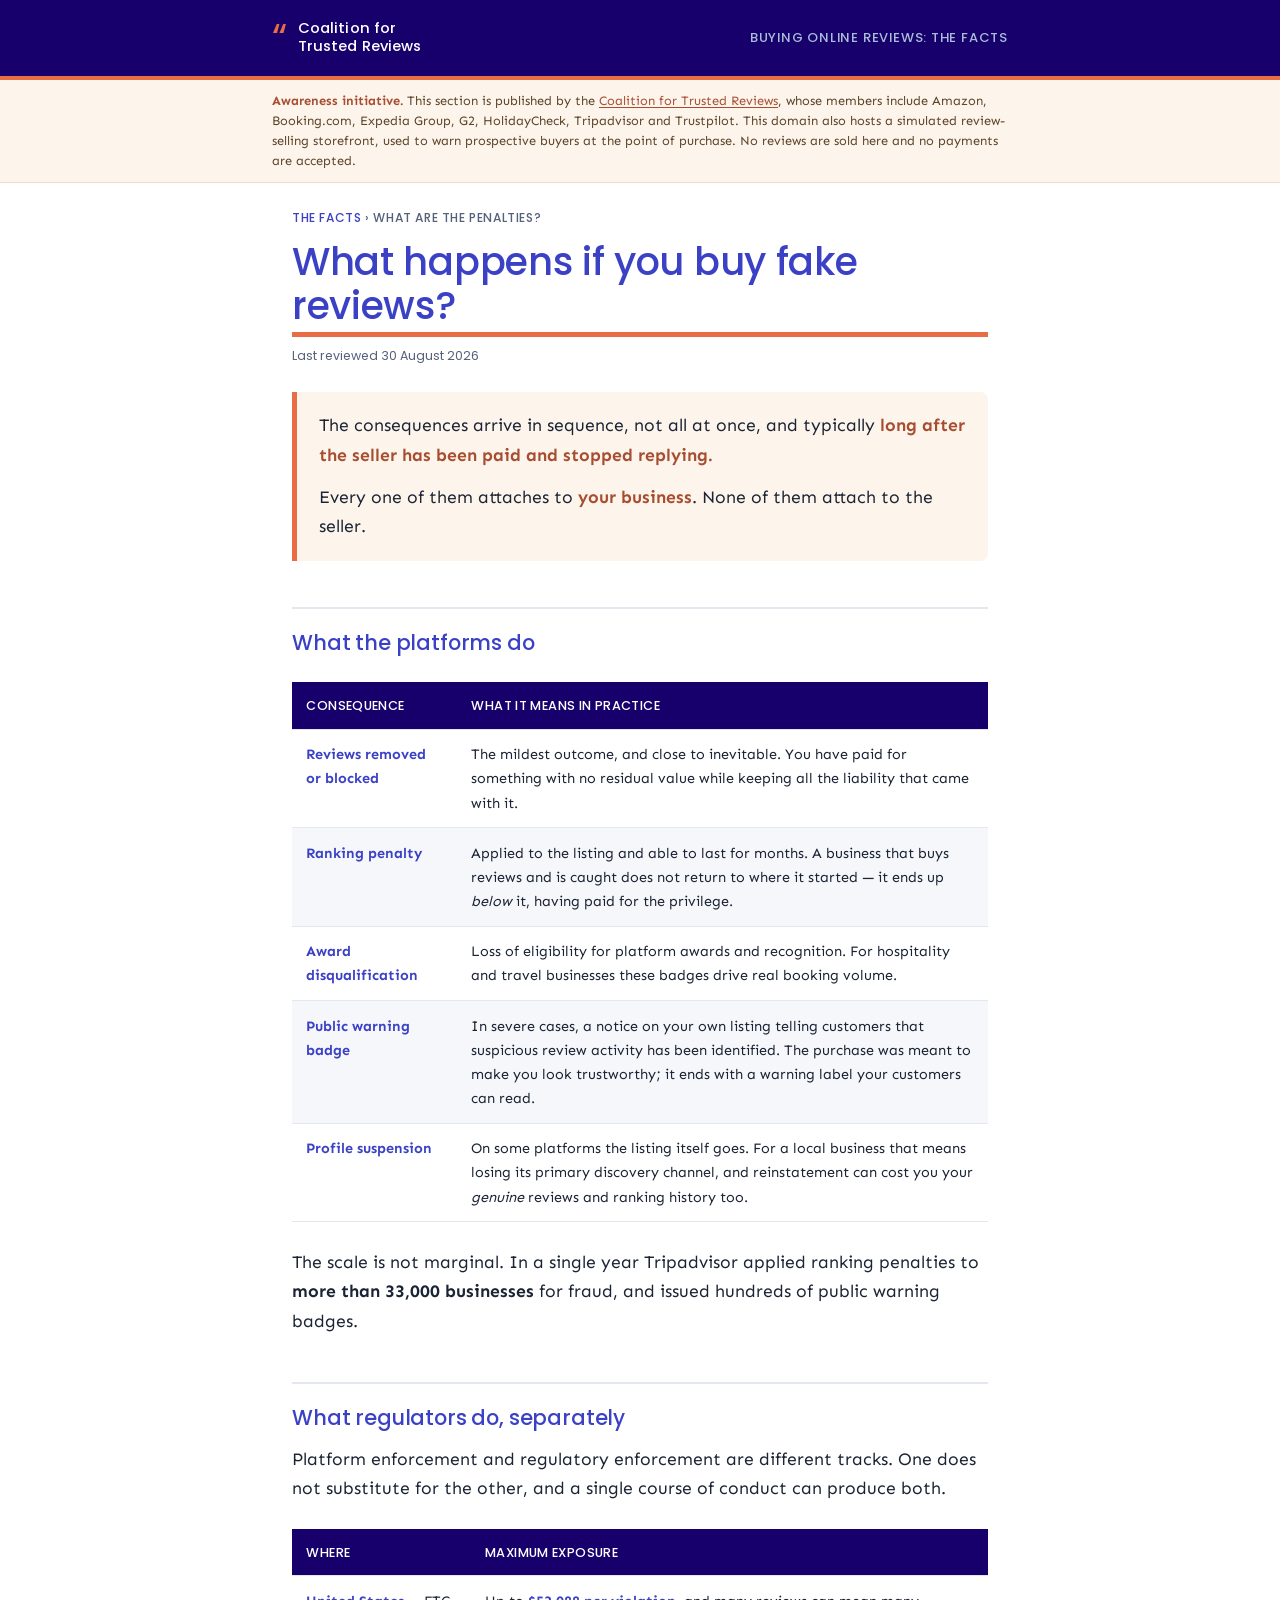
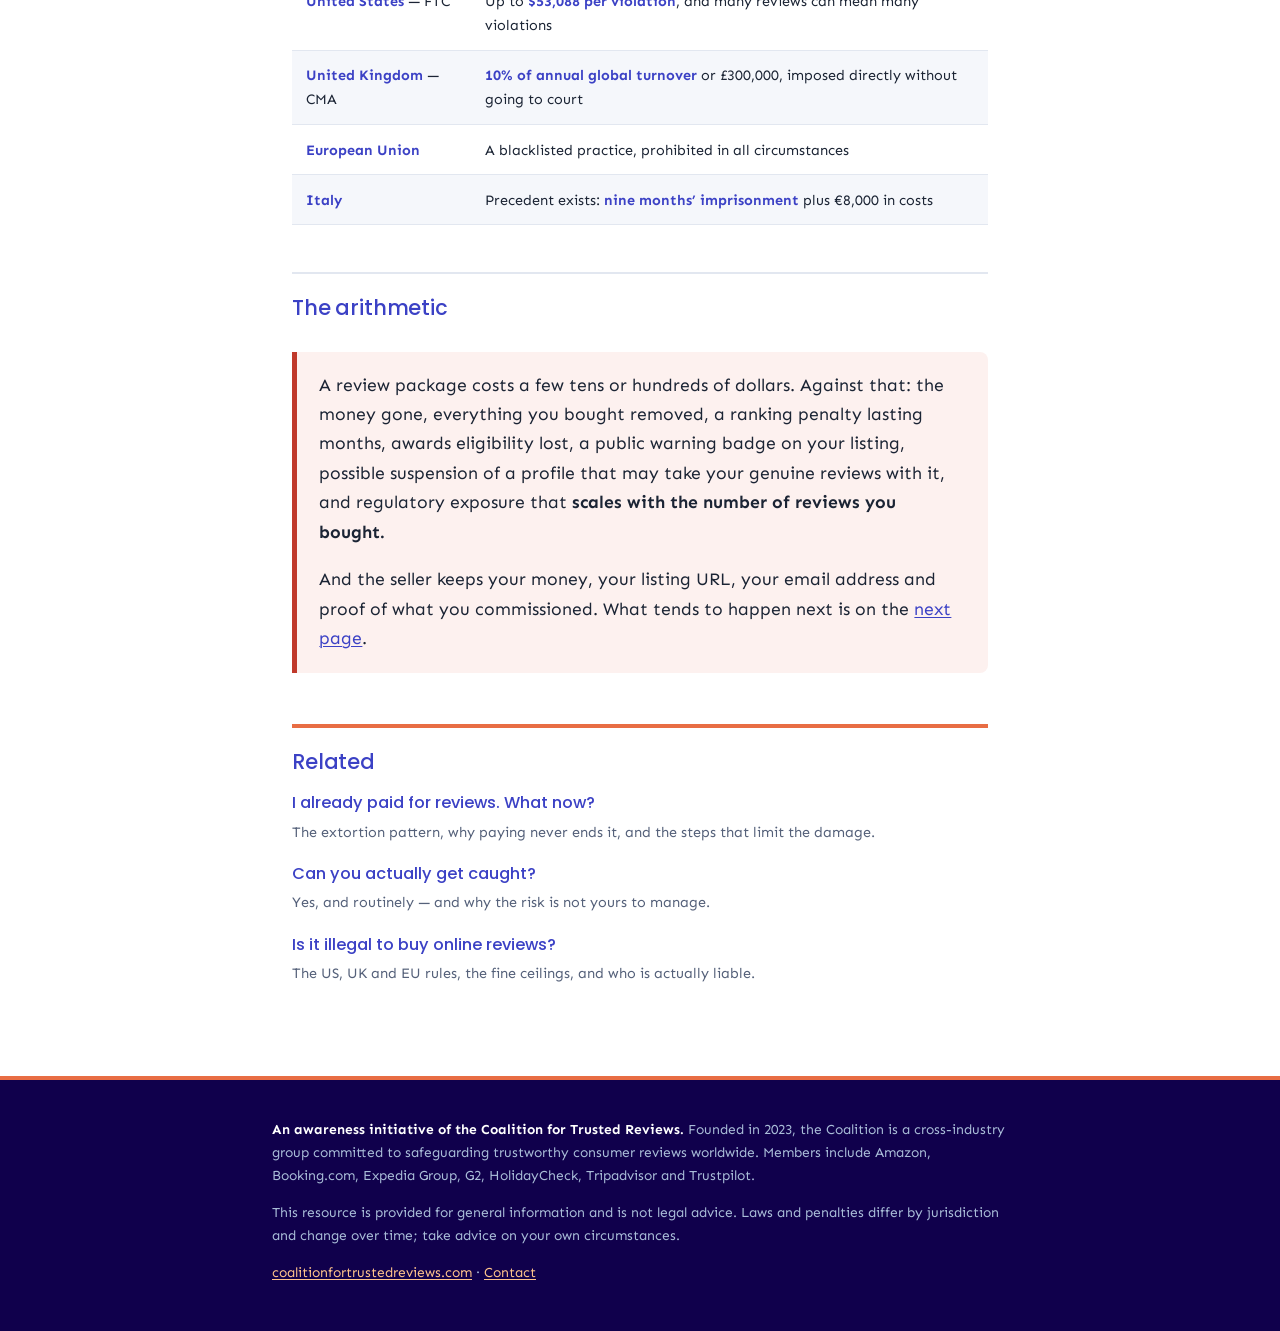
<file: answers/what-happens-if-you-buy-fake-reviews.html>
<!DOCTYPE html>
<html lang="en">
<head>
<meta charset="utf-8">
<meta name="viewport" content="width=device-width, initial-scale=1.0">
<title>What Happens If You Buy Fake Reviews? The Penalties</title>
<meta name="description" content="Reviews removed, ranking penalties, disqualification from awards, a public warning badge on your listing, profile suspension, and regulatory fines on top.">
<link rel="canonical" href="https://reviewsforsale.com/answers/what-happens-if-you-buy-fake-reviews.html">
<meta name="robots" content="index,follow,max-snippet:-1,max-image-preview:large">
<meta property="og:type" content="article">
<meta property="og:title" content="What Happens If You Buy Fake Reviews?">
<meta property="og:description" content="The penalties — and why they all land on you, not the seller.">
<meta property="og:url" content="https://reviewsforsale.com/answers/what-happens-if-you-buy-fake-reviews.html">
<link rel="stylesheet" href="answers.css">

<!-- Coalition typography: Poppins 500 headings, Sen 400/700 body —
     the same families the Coalition site uses. Both served from Google
     Fonts; the CSS falls back to close system faces if they don't load. -->
<link rel="preconnect" href="https://fonts.googleapis.com">
<link rel="preconnect" href="https://fonts.gstatic.com" crossorigin>
<link rel="stylesheet" href="https://fonts.googleapis.com/css2?family=Poppins:wght@500;600&family=Sen:wght@400..700&display=swap">

<!-- Vercel Web Analytics. If you use GA4 or Plausible instead, delete these
     two lines and add your own snippet here; track.js supports all three. -->
<script>window.va = window.va || function () { (window.vaq = window.vaq || []).push(arguments); };</script>
<script defer src="https://cdn.vercel-insights.com/v1/script.js"></script>

<!-- Per-page analytics: answers_pageview, answers_landing, answers_read. See track.js. -->
<script defer src="track.js"></script>

<!--
  EDITORIAL RULE FOR THIS SECTION
  ------------------------------
  State that fraud is detected and penalised. Never state how.

  No page here should name a detection signal, describe what platforms
  analyse, quantify a threshold, or explain why a particular evasion
  technique fails — all of which would let a reader work backwards toward
  doing it more effectively. Assert outcomes; withhold methods. Keep it
  cautionary, not instructional.

  Applies to penalty mechanics too: say penalties can last for months, not
  how long they run or how they taper. A reader who knows the shape of a
  penalty knows how to wait it out.
-->
<!--
  PENDING CHANGE — HolidayCheck (flagged by Izzie, Aug 2026)
  ----------------------------------------------------------
  HolidayCheck is to be removed from the member list "from next year".
  Keep them listed for now.

  When the time comes, every member list on the site needs updating, not
  just this page:

      grep -rn 'HolidayCheck' .

  As of this writing: 12 occurrences across the 5 /answers/ pages
  (disclosure strip + footer on each, plus body copy on the hub and on
  can-you-get-caught), 1 in robots.txt, and 5 on the storefront index.html
  — where it is a platform tile and a footer link, not just prose, so that
  one needs a layout edit rather than a find-and-replace.
-->
<script type="application/ld+json">
{
  "@context": "https://schema.org",
  "@graph": [
    {
      "@type": "Organization",
      "@id": "https://reviewsforsale.com/#org",
      "name": "Coalition for Trusted Reviews",
      "url": "https://www.coalitionfortrustedreviews.com"
    },
    {
      "@type": "FAQPage",
      "mainEntity": [
        {
          "@type": "Question",
          "name": "What happens if you buy fake reviews?",
          "acceptedAnswer": {
            "@type": "Answer",
            "text": "The consequences arrive in sequence and usually months after payment: the reviews are removed or blocked, the listing takes a ranking penalty that can last for months, the business can be disqualified from awards, and in severe cases a public warning badge is displayed on the listing where customers can see it. A business profile can be suspended or permanently removed. Regulators can then impose civil penalties separately."
          }
        },
        {
          "@type": "Question",
          "name": "Can buying reviews get your business profile suspended?",
          "acceptedAnswer": {
            "@type": "Answer",
            "text": "Yes. Buying or improperly incentivising reviews violates the policies of every major platform and can result in removals, listing restrictions, suspension, or permanent removal for repeated violations. A suspension can also take your genuine reviews and accumulated ranking history with it."
          }
        },
        {
          "@type": "Question",
          "name": "Does the seller face any of these penalties?",
          "acceptedAnswer": {
            "@type": "Answer",
            "text": "No. Every penalty attaches to the business that bought the reviews. The seller has already been paid, holds no listing to penalise, and in most cases operates outside the jurisdiction of the regulator concerned."
          }
        }
      ]
    },
    {
      "@type": "Article",
      "headline": "What Happens If You Buy Fake Reviews?",
      "url": "https://reviewsforsale.com/answers/what-happens-if-you-buy-fake-reviews.html",
      "publisher": { "@id": "https://reviewsforsale.com/#org" },
      "dateModified": "2026-08-30"
    }
  ]
}
</script>
</head>
<body>


<header class="masthead">
  <div class="masthead__inner">
    <a class="brand" href="https://www.coalitionfortrustedreviews.com">
      <!-- OFFICIAL LOGO: drop the asset in as answers/ctr-logo.svg, then
           replace the two spans below with:
           <img class="ctr-logo" src="ctr-logo.svg" alt="Coalition for Trusted Reviews"> -->
      <span class="brand__mark" aria-hidden="true">&ldquo;</span>
      <span class="brand__word">Coalition for<br>Trusted Reviews</span>
    </a>
    <p class="masthead__section"><a href="/answers/">Buying Online Reviews: The Facts</a></p>
  </div>
</header>

<div class="disclosure">
  <div class="disclosure__inner">
    <strong>Awareness initiative.</strong> This section is published by the
    <a href="https://www.coalitionfortrustedreviews.com">Coalition for Trusted Reviews</a>,
    whose members include Amazon, Booking.com, Expedia Group, G2, HolidayCheck, Tripadvisor and Trustpilot.
    This domain also hosts a simulated review-selling storefront, used to warn prospective buyers
    at the point of purchase. No reviews are sold here and no payments are accepted.
  </div>
</div>


<main>

<p class="breadcrumb"><a href="/answers/">The Facts</a> &rsaquo; What are the penalties?</p>

<h1>What happens if you buy fake reviews?</h1>
<p class="updated">Last reviewed 30 August 2026</p>

<div class="answer">
  <p>The consequences arrive in sequence, not all at once, and typically <strong>long after the seller has been paid and stopped replying.</strong></p>
  <p>Every one of them attaches to <strong>your business</strong>. None of them attach to the seller.</p>
</div>

<h2>What the platforms do</h2>

<div class="table-wrap">
<table>
  <thead>
    <tr><th>Consequence</th><th>What it means in practice</th></tr>
  </thead>
  <tbody>
    <tr>
      <td><strong>Reviews removed or blocked</strong></td>
      <td>The mildest outcome, and close to inevitable. You have paid for something with no residual value while keeping all the liability that came with it.</td>
    </tr>
    <tr>
      <td><strong>Ranking penalty</strong></td>
      <td>Applied to the listing and able to last for months. A business that buys reviews and is caught does not return to where it started &mdash; it ends up <em>below</em> it, having paid for the privilege.</td>
    </tr>
    <tr>
      <td><strong>Award disqualification</strong></td>
      <td>Loss of eligibility for platform awards and recognition. For hospitality and travel businesses these badges drive real booking volume.</td>
    </tr>
    <tr>
      <td><strong>Public warning badge</strong></td>
      <td>In severe cases, a notice on your own listing telling customers that suspicious review activity has been identified. The purchase was meant to make you look trustworthy; it ends with a warning label your customers can read.</td>
    </tr>
    <tr>
      <td><strong>Profile suspension</strong></td>
      <td>On some platforms the listing itself goes. For a local business that means losing its primary discovery channel, and reinstatement can cost you your <em>genuine</em> reviews and ranking history too.</td>
    </tr>
  </tbody>
</table>
</div>

<p>The scale is not marginal. In a single year Tripadvisor applied ranking penalties to <strong>more than 33,000 businesses</strong> for fraud, and issued hundreds of public warning badges.</p>

<h2>What regulators do, separately</h2>

<p>Platform enforcement and regulatory enforcement are different tracks. One does not substitute for the other, and a single course of conduct can produce both.</p>

<div class="table-wrap">
<table>
  <thead>
    <tr><th>Where</th><th>Maximum exposure</th></tr>
  </thead>
  <tbody>
    <tr><td><strong>United States</strong> &mdash; FTC</td><td>Up to <strong>$53,088 per violation</strong>, and many reviews can mean many violations</td></tr>
    <tr><td><strong>United Kingdom</strong> &mdash; CMA</td><td><strong>10% of annual global turnover</strong> or £300,000, imposed directly without going to court</td></tr>
    <tr><td><strong>European Union</strong></td><td>A blacklisted practice, prohibited in all circumstances</td></tr>
    <tr><td><strong>Italy</strong></td><td>Precedent exists: <strong>nine months&rsquo; imprisonment</strong> plus &euro;8,000 in costs</td></tr>
  </tbody>
</table>
</div>

<h2>The arithmetic</h2>

<div class="danger">
  <p>A review package costs a few tens or hundreds of dollars. Against that: the money gone, everything you bought removed, a ranking penalty lasting months, awards eligibility lost, a public warning badge on your listing, possible suspension of a profile that may take your genuine reviews with it, and regulatory exposure that <strong>scales with the number of reviews you bought.</strong></p>
  <p>And the seller keeps your money, your listing URL, your email address and proof of what you commissioned. What tends to happen next is on the <a href="scammed-buying-reviews.html">next page</a>.</p>
</div>

<div class="related">
  <h2>Related</h2>
  <ul>
    <li><a href="scammed-buying-reviews.html">I already paid for reviews. What now?</a>
      <span>The extortion pattern, why paying never ends it, and the steps that limit the damage.</span></li>
    <li><a href="can-you-get-caught-buying-reviews.html">Can you actually get caught?</a>
      <span>Yes, and routinely &mdash; and why the risk is not yours to manage.</span></li>
    <li><a href="is-it-illegal-to-buy-reviews.html">Is it illegal to buy online reviews?</a>
      <span>The US, UK and EU rules, the fine ceilings, and who is actually liable.</span></li>
  </ul>
</div>


</main>

<footer class="site-footer">
  <div class="site-footer__inner">
    <p><strong>An awareness initiative of the Coalition for Trusted Reviews.</strong> Founded in 2023, the Coalition is a cross-industry group committed to safeguarding trustworthy consumer reviews worldwide. Members include Amazon, Booking.com, Expedia Group, G2, HolidayCheck, Tripadvisor and Trustpilot.</p>
    <p>This resource is provided for general information and is not legal advice. Laws and penalties differ by jurisdiction and change over time; take advice on your own circumstances.</p>
    <p><a href="https://www.coalitionfortrustedreviews.com">coalitionfortrustedreviews.com</a> &middot;
       <a href="mailto:coalitionfortrustedreviewspauk@dgagroup.com">Contact</a></p>
  </div>
</footer>

</body>
</html>
</file>
<file: answers/answers.css>
/* ============================================================
   ReviewsForSale.com — /answers/ warning layer
   Shared stylesheet.

   BRANDING: aligned to coalitionfortrustedreviews.com.
   Typography and palette taken from the live site: Poppins 500
   headings, Sen 400/700 body, indigo header field, royal-blue
   headings and links, orange accent rules.

   DESIGN INTENT: these pages must look and feel DIFFERENT from
   the storefront at the root of this domain. The storefront
   imitates a review seller. This section is plainly the
   Coalition speaking in its own voice. That visual separation is
   what tells a human reviewer at a search engine that the domain
   is not a single deceptive commercial site.
   ============================================================ */

/* ------------------------------------------------------------
   COALITION BRAND PALETTE

   Sampled directly from coalitionfortrustedreviews.com. The three
   brand values were read off solid interior pixels — the indigo
   header field, the royal-blue hero band, and the orange logo
   mark, which matched the orange underline devices and the button
   to the byte. Not guesses.

   How the Coalition uses them, and so how this section does:
     indigo  — header and footer fields only
     blue    — headings and links (their "About us" heading colour)
     orange  — accents: rules, the underline device, the logo mark
   ------------------------------------------------------------ */
:root {
  --ctr-indigo:      #17006C;   /* header + footer field            */
  --ctr-indigo-deep: #10004C;   /* footer, deepened                 */
  --ctr-blue:        #3B41C5;   /* headings, links                  */
  --ctr-orange:      #E86D44;   /* accent: rules, marks, borders    */
  --ctr-orange-deep: #A74E31;   /* orange as TEXT on light bg (AA)  */

  /* Kept as aliases so no other rule in this file needs editing. */
  --ctr-navy:        var(--ctr-indigo);
  --ctr-navy-deep:   var(--ctr-indigo-deep);

  /* Derived — no need to touch these. */
  --ink:        #1b2434;
  --ink-soft:   #55617a;
  --rule:       #e2e7f0;
  --bg:         #ffffff;
  --bg-tint:    #f5f7fb;
  --warn-bg:    #fdf4ec;
  --danger-bg:  #fdf1ef;
  --danger-line:#c0392b;

  --font-head: "Poppins", "Century Gothic", "Futura", -apple-system, BlinkMacSystemFont, "Segoe UI", sans-serif;
  --font-body: "Sen", "Avenir Next", "Segoe UI", -apple-system, BlinkMacSystemFont, Helvetica, Arial, sans-serif;

  --radius: 8px;
  --max: 46rem;
}

*, *::before, *::after { box-sizing: border-box; }
html { -webkit-text-size-adjust: 100%; }

body {
  margin: 0;
  background: var(--bg);
  color: var(--ink);
  font-family: var(--font-body);
  font-size: 17.5px;
  line-height: 1.68;
  font-weight: 400;
}

/* ---------- Coalition header ----------
   Mirrors the Coalition's solid dark header: indigo field, white
   type, orange accent rule beneath.
--------------------------------------- */
.masthead {
  background: var(--ctr-navy);
  border-bottom: 4px solid var(--ctr-orange);
  padding: 20px 1.25rem;
}
.masthead__inner {
  max-width: var(--max);
  margin: 0 auto;
  display: flex;
  align-items: center;
  gap: 20px;
  flex-wrap: wrap;
}

/* Brand lockup.
   A typographic nod to the Coalition mark (orange quote device +
   two-line wordmark), NOT a redraw of the logo.

   TO USE THE OFFICIAL LOGO: drop the asset in as
   answers/ctr-logo.svg, then in each page swap the two <span>s
   for the commented-out <img> in the masthead markup. */
.brand {
  display: inline-flex;
  align-items: center;
  gap: 11px;
  text-decoration: none;
  flex: 0 0 auto;
}
.brand__mark {
  font-family: var(--font-head);
  font-size: 2.5rem;
  line-height: 0.72;
  color: var(--ctr-orange);
  align-self: flex-start;
  margin-top: 4px;
}
.brand__word {
  font-family: var(--font-head);
  font-weight: 500;
  font-size: 0.92rem;
  line-height: 1.22;
  letter-spacing: 0.005em;
  color: #fff;
  text-transform: none;
}
.brand:hover .brand__word { color: #ffd3ad; }
.ctr-logo { display: block; height: 46px; width: auto; }

.masthead__section {
  font-family: var(--font-head);
  font-weight: 500;
  font-size: 0.82rem;
  letter-spacing: 0.06em;
  text-transform: uppercase;
  color: #a9bcd8;
  margin: 0 0 0 auto;
  text-align: right;
}
.masthead__section a { color: inherit; text-decoration: none; }
.masthead__section a:hover { color: #fff; }
@media (max-width: 34rem) {
  .masthead__section { margin-left: 0; text-align: left; width: 100%; }
}

/* ---------- Disclosure strip ----------
   Do not remove. This is the single most important element on
   these pages for avoiding a deceptive-content manual action.
   It must stay visible without scrolling.
--------------------------------------- */
.disclosure {
  background: var(--warn-bg);
  border-bottom: 1px solid #f0dcc6;
  color: #5c4326;
  font-size: 0.8rem;
  line-height: 1.55;
  padding: 0.7rem 1.25rem;
}
.disclosure__inner { max-width: var(--max); margin: 0 auto; }
.disclosure strong { color: var(--ctr-orange-deep); font-weight: 700; }
.disclosure a { color: var(--ctr-orange-deep); }

/* ---------- Layout ---------- */
main { max-width: var(--max); margin: 0 auto; padding: 0 1.25rem 4.5rem; }

h1, h2, h3 {
  font-family: var(--font-head);
  font-weight: 500;
  color: var(--ctr-blue);
  letter-spacing: -0.008em;
  margin: 0;
}
/* The Coalition's signature device: an orange rule under the
   headline. Sized to the text, not the column. */
h1 {
  font-size: clamp(1.85rem, 4.2vw, 2.4rem);
  line-height: 1.16;
  margin-top: 0.7rem;
  padding-bottom: 0.5rem;
  background-image: linear-gradient(var(--ctr-orange), var(--ctr-orange));
  background-repeat: no-repeat;
  background-size: 100% 5px;
  background-position: 0 100%;
  display: inline-block;
}
h2 {
  font-size: 1.3rem;
  line-height: 1.28;
  margin: 2.9rem 0 0.8rem;
  padding-top: 1.3rem;
  border-top: 2px solid var(--rule);
}
h3 { font-size: 1.04rem; margin: 1.8rem 0 0.4rem; }

p, ul, ol { margin: 0 0 1.15rem; }
ul, ol { padding-left: 1.45rem; }
li { margin-bottom: 0.5rem; }
strong { font-weight: 700; }

a { color: var(--ctr-blue); text-decoration-thickness: 1px; text-underline-offset: 2px; }
a:hover { color: var(--ctr-orange-deep); }

.breadcrumb {
  font-family: var(--font-head);
  font-weight: 500;
  font-size: 0.76rem;
  letter-spacing: 0.05em;
  text-transform: uppercase;
  color: var(--ink-soft);
  margin: 1.6rem 0 0;
}
.breadcrumb a { color: var(--ctr-blue); text-decoration: none; }
.breadcrumb a:hover { text-decoration: underline; }

.updated {
  font-family: var(--font-head);
  font-size: 0.78rem;
  color: var(--ink-soft);
  margin: 0.55rem 0 0;
}

/* ---------- Answer box ----------
   The direct answer, in the first screen. This is what gets
   lifted into featured snippets and AI answer panels, so keep it
   short, declarative and self-contained.
--------------------------------- */
.answer {
  background: var(--warn-bg);
  border-left: 5px solid var(--ctr-orange);
  border-radius: 0 var(--radius) var(--radius) 0;
  padding: 1.2rem 1.4rem;
  margin: 1.6rem 0 2.1rem;
}
.answer p { margin: 0; }
.answer p + p { margin-top: 0.8rem; }
.answer strong { color: var(--ctr-orange-deep); }

.callout {
  background: var(--bg-tint);
  border: 1px solid var(--rule);
  border-radius: var(--radius);
  padding: 1.2rem 1.4rem;
  margin: 1.9rem 0;
}
.callout > :last-child { margin-bottom: 0; }
.callout h3 { margin-top: 0; }

.danger {
  background: var(--danger-bg);
  border-left: 5px solid var(--danger-line);
  border-radius: 0 var(--radius) var(--radius) 0;
  padding: 1.2rem 1.4rem;
  margin: 1.9rem 0;
}
.danger > :last-child { margin-bottom: 0; }

/* ---------- Tables ---------- */
.table-wrap { overflow-x: auto; margin: 1.6rem 0; }
table { border-collapse: collapse; width: 100%; font-size: 0.9rem; }
th, td {
  text-align: left;
  vertical-align: top;
  padding: 0.78rem 0.9rem;
  border-bottom: 1px solid var(--rule);
}
th {
  background: var(--ctr-navy);
  color: #fff;
  font-family: var(--font-head);
  font-weight: 500;
  letter-spacing: 0.03em;
  font-size: 0.8rem;
  text-transform: uppercase;
}
tbody tr:nth-child(even) { background: var(--bg-tint); }
td strong { color: var(--ctr-blue); }

/* ---------- Related links ---------- */
.related {
  margin: 3.2rem 0 0;
  padding-top: 1.3rem;
  border-top: 4px solid var(--ctr-orange);
}
.related h2 { border-top: 0; padding-top: 0; margin-top: 0; }
.related ul { list-style: none; padding: 0; }
.related li { margin-bottom: 0.95rem; }
.related a {
  font-family: var(--font-head);
  font-weight: 500;
  font-size: 1.02rem;
  text-decoration: none;
  color: var(--ctr-blue);
}
.related a:hover { color: var(--ctr-orange-deep); text-decoration: underline; }
.related span { display: block; font-size: 0.9rem; color: var(--ink-soft); margin-top: 2px; }

/* ---------- Hub index cards ---------- */
.cards { list-style: none; padding: 0; margin: 2.1rem 0; }
.cards li {
  border: 1px solid var(--rule);
  border-left: 5px solid var(--ctr-orange);
  border-radius: 0 var(--radius) var(--radius) 0;
  padding: 1.15rem 1.4rem;
  margin-bottom: 1rem;
  transition: border-color .13s ease, background .13s ease;
}
.cards li:hover { background: var(--bg-tint); border-color: #cdd6e5; border-left-color: var(--ctr-orange); }
.cards a {
  font-family: var(--font-head);
  font-weight: 500;
  font-size: 1.1rem;
  text-decoration: none;
  color: var(--ctr-blue);
}
.cards a:hover { color: var(--ctr-orange-deep); }
.cards p { margin: 0.4rem 0 0; font-size: 0.94rem; color: var(--ink-soft); }

/* ---------- Sources ---------- */
.sources {
  margin-top: 3.2rem;
  padding-top: 1.3rem;
  border-top: 1px solid var(--rule);
  font-size: 0.84rem;
  color: var(--ink-soft);
}
.sources h2 {
  font-size: 0.8rem;
  letter-spacing: 0.09em;
  text-transform: uppercase;
  border-top: 0;
  padding-top: 0;
  margin: 0 0 0.8rem;
  color: var(--ink-soft);
}
.sources ol { padding-left: 1.35rem; }
.sources li { margin-bottom: 0.4rem; }

/* ---------- Footer ---------- */
.site-footer {
  border-top: 4px solid var(--ctr-orange);
  background: var(--ctr-navy-deep);
  color: #a9bcd8;
  padding: 2.4rem 1.25rem 2.1rem;
  font-size: 0.86rem;
}
.site-footer__inner { max-width: var(--max); margin: 0 auto; }
.site-footer p { margin: 0 0 0.85rem; }
.site-footer strong { color: #fff; font-weight: 700; }
.site-footer a { color: #ffc48c; }
.site-footer a:hover { color: #fff; }

@media (max-width: 34rem) {
  body { font-size: 16.5px; }
  h1 { font-size: 1.62rem; }
  h2 { font-size: 1.16rem; }
  .brand__mark { font-size: 2.1rem; }
}

@media (prefers-reduced-motion: reduce) {
  * { transition: none !important; }
}
</file>
